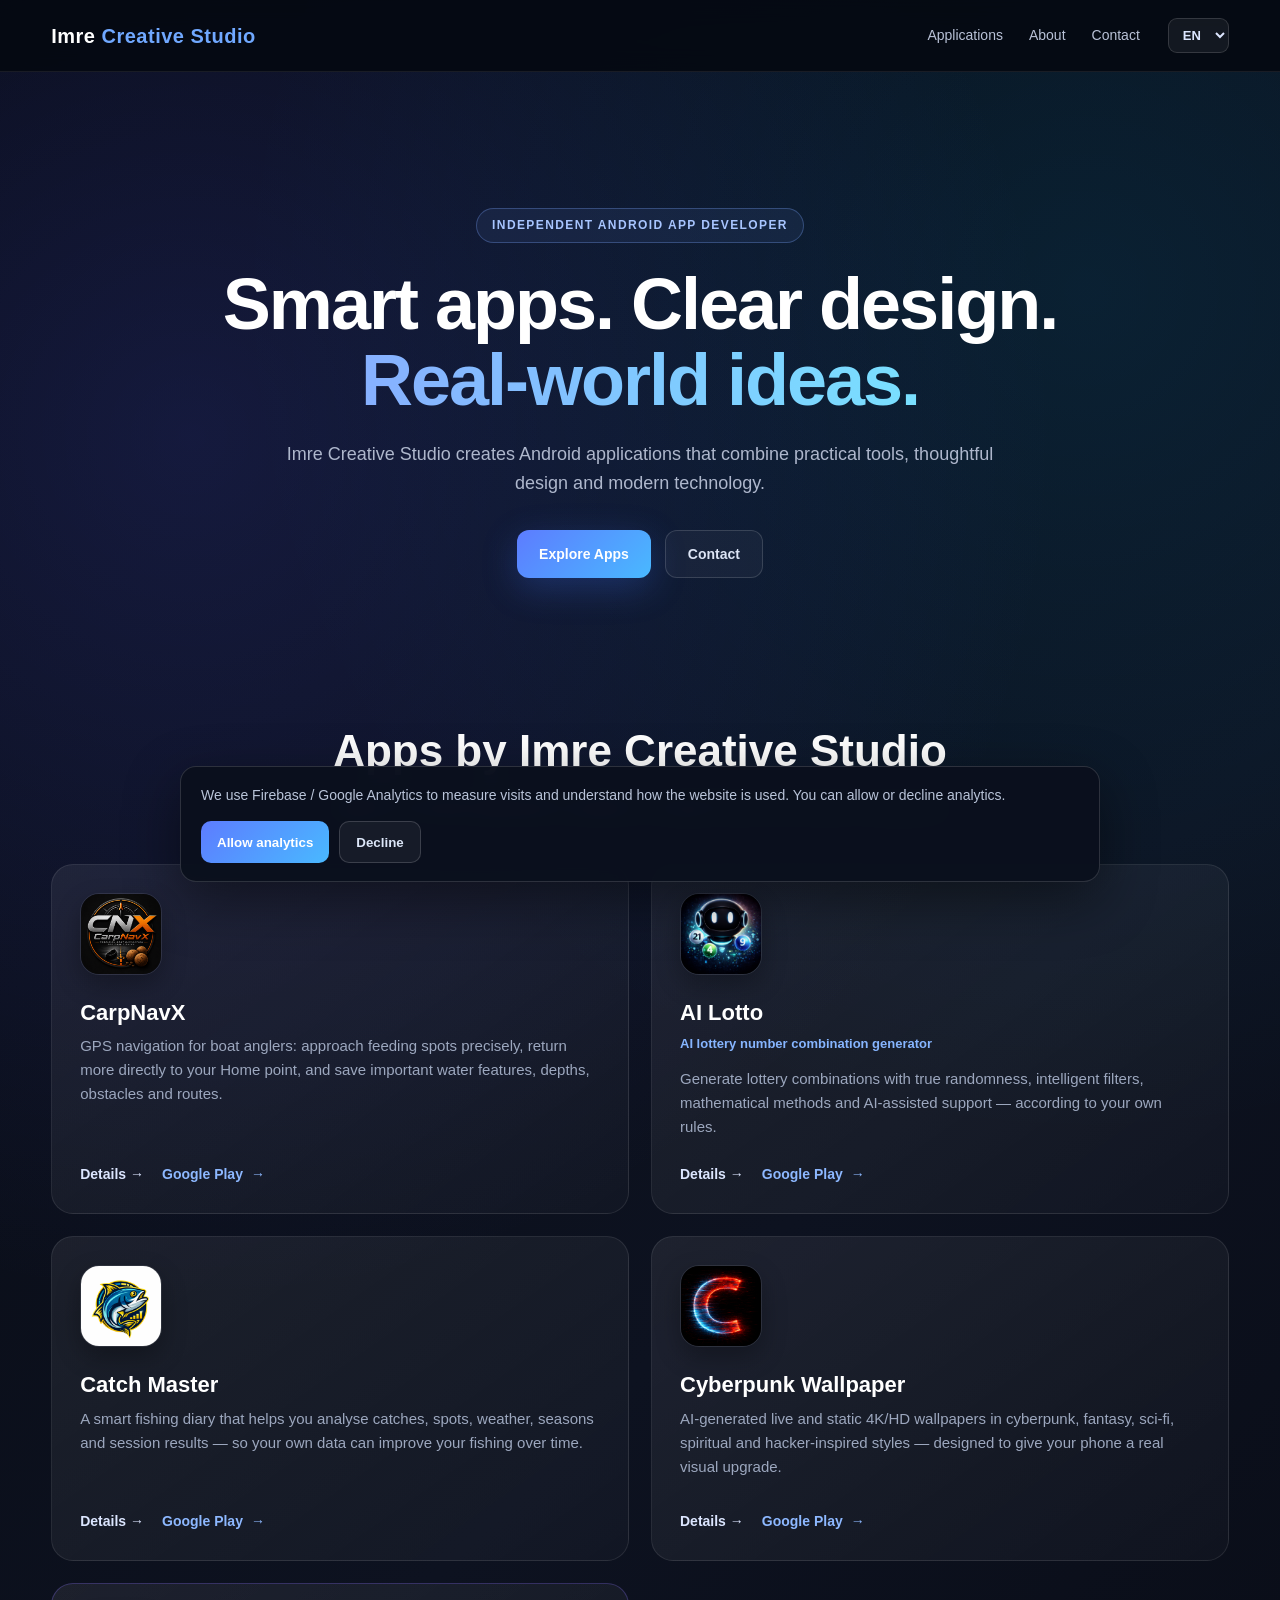
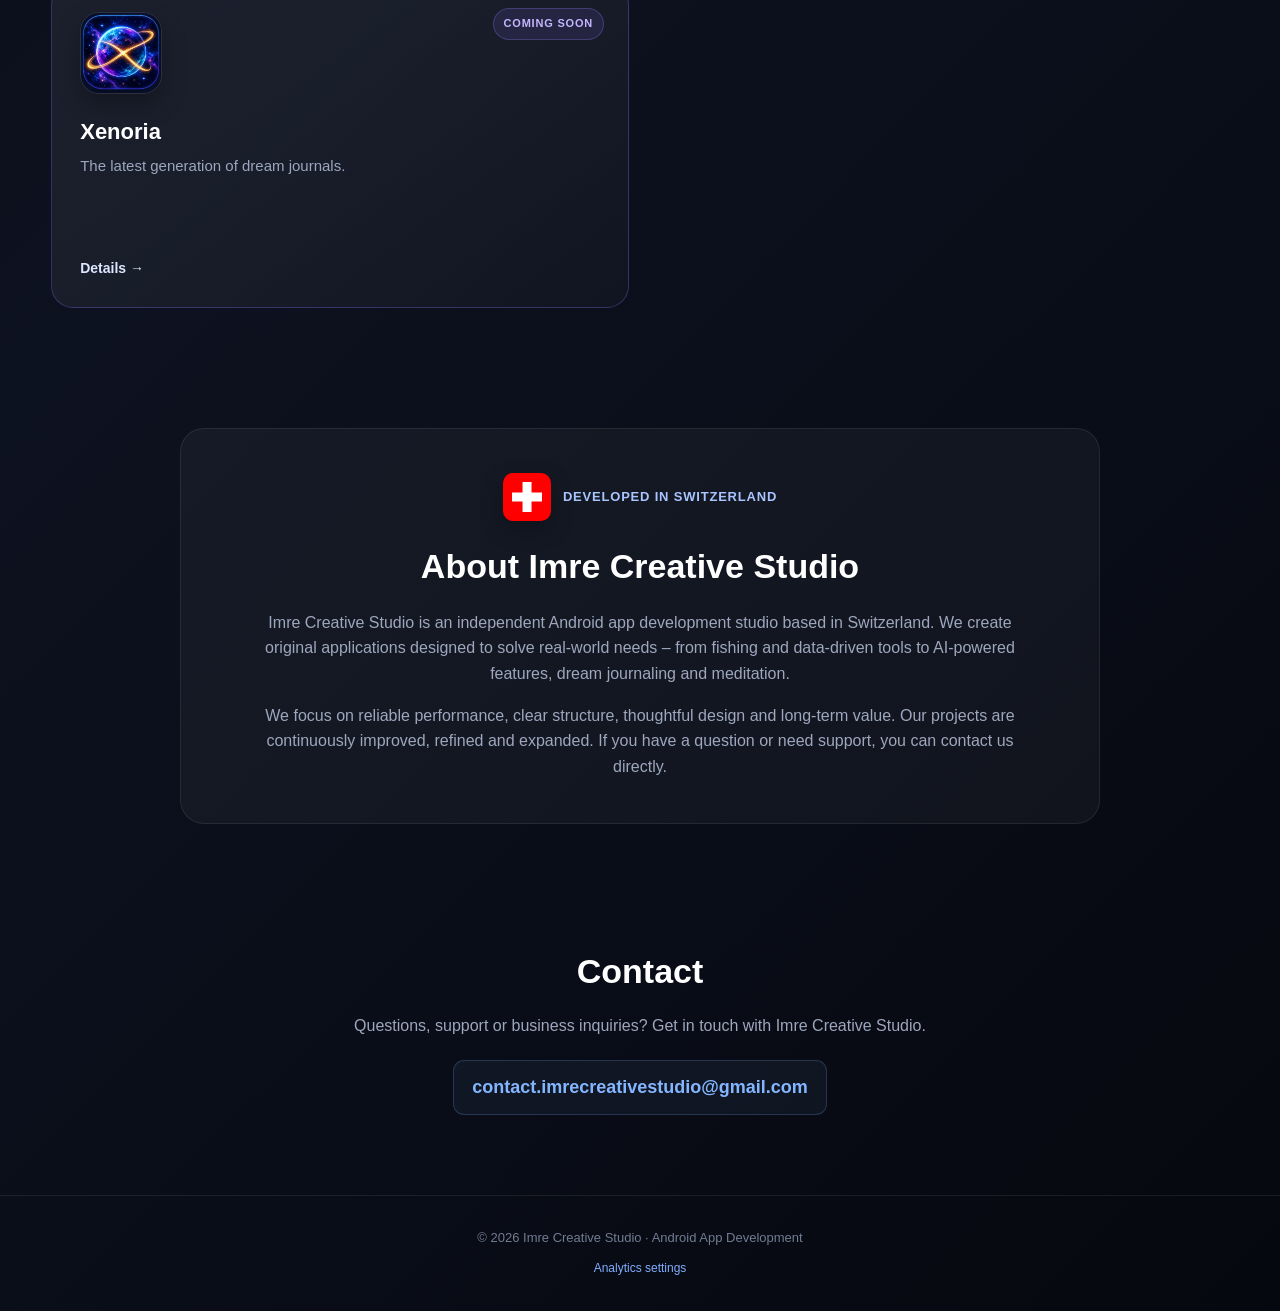
<file: index.html>
<!DOCTYPE html>
<html lang="en">
<head>
  <meta charset="UTF-8">
  <meta name="viewport" content="width=device-width, initial-scale=1.0">
  <title>Imre Creative Studio | Android App Development</title>
  <meta name="description" content="Imre Creative Studio creates original Android applications combining useful tools, thoughtful design and modern technology.">
  <link rel="stylesheet" href="assets/site.css">
</head>
<body>
<header>
  <div class="container">
    <nav>
      <a class="brand" href="index.html">Imre <span class="blue">Creative Studio</span></a>
      <div class="nav-right">
        <div class="nav-links">
          <a href="#apps" data-i18n="navApps">Applications</a>
          <a href="#about" data-i18n="navAbout">About</a>
          <a href="#contact" data-i18n="navContact">Contact</a>
        </div>
        <select id="languageSelect" class="language-select" aria-label="Language">
          <option value="en">EN</option><option value="hu">HU</option><option value="de">DE</option><option value="fr">FR</option>
        </select>
      </div>
    </nav>
  </div>
</header>

<main>
  <section class="hero">
    <div class="container">
      <div class="hero-content">
        <div class="eyebrow" data-i18n="eyebrow">Independent Android App Developer</div>
        <h1><span data-i18n="heroTitle1">Smart apps. Clear design.</span><br><span class="accent" data-i18n="heroTitle2">Real-world ideas.</span></h1>
        <p class="hero-description" data-i18n="heroDescription">Imre Creative Studio creates Android applications that combine practical tools, thoughtful design and modern technology.</p>
        <div class="hero-buttons">
          <a class="button button-primary" href="#apps" data-i18n="exploreApps">Explore Apps</a>
          <a class="button button-secondary" href="#contact" data-i18n="contactButton">Contact</a>
        </div>
      </div>
    </div>
  </section>

  <section id="apps">
    <div class="container">
      <div class="section-heading">
        <h2 data-i18n="appsTitle">Apps by Imre Creative Studio</h2>
        <p data-i18n="appsIntro">Explore our Android applications available on Google Play and see what's coming next.</p>
      </div>

      <div class="apps-grid">
        <article class="app-card" data-page="apps/carpnavx.html" tabindex="0" role="link" aria-label="CarpNavX details">
          <img class="app-logo" src="images/carpnavx.png" alt="CarpNavX">
          <h3>CarpNavX</h3>
          <p data-i18n="carpDescription">GPS navigation for boat anglers: approach feeding spots precisely, return more directly to your Home point, and save important water features, depths, obstacles and routes.</p>
          <div class="card-actions">
            <span class="details-link" data-i18n="details">Details →</span>
            <a class="app-link" href="https://play.google.com/store/apps/details?id=com.imre.carpnavx" target="_blank" rel="noopener noreferrer"><span data-i18n="googlePlay">Google Play</span> →</a>
          </div>
        </article>

        <article class="app-card" data-page="apps/ai-lotto.html" tabindex="0" role="link" aria-label="AI Lotto details">
          <img class="app-logo" src="images/ai-lotto.png" alt="AI Lotto">
          <h3>AI Lotto</h3>
          <p class="app-subtitle" data-i18n="lottoSubtitle">AI lottery number combination generator</p>
          <p data-i18n="lottoDescription">Generate lottery combinations with true randomness, intelligent filters, mathematical methods and AI-assisted support — according to your own rules.</p>
          <div class="card-actions">
            <span class="details-link" data-i18n="details">Details →</span>
            <a class="app-link" href="https://play.google.com/store/apps/details?id=com.imre.lottorandomgenerator" target="_blank" rel="noopener noreferrer"><span data-i18n="googlePlay">Google Play</span> →</a>
          </div>
        </article>

        <article class="app-card" data-page="apps/catch-master.html" tabindex="0" role="link" aria-label="Catch Master details">
          <img class="app-logo" src="images/catch-master.png" alt="Catch Master">
          <h3>Catch Master</h3>
          <p data-i18n="catchDescription">A smart fishing diary that helps you analyse catches, spots, weather, seasons and session results — so your own data can improve your fishing over time.</p>
          <div class="card-actions">
            <span class="details-link" data-i18n="details">Details →</span>
            <a class="app-link" href="https://play.google.com/store/apps/details?id=com.imre.catchmastertracker" target="_blank" rel="noopener noreferrer"><span data-i18n="googlePlay">Google Play</span> →</a>
          </div>
        </article>

        <article class="app-card" data-page="apps/cyberpunk-wallpaper.html" tabindex="0" role="link" aria-label="Cyberpunk Wallpaper details">
          <img class="app-logo" src="images/cyberpunk-wallpaper.png" alt="Cyberpunk Wallpaper">
          <h3>Cyberpunk Wallpaper</h3>
          <p data-i18n="wallpaperDescription">AI-generated live and static 4K/HD wallpapers in cyberpunk, fantasy, sci-fi, spiritual and hacker-inspired styles — designed to give your phone a real visual upgrade.</p>
          <div class="card-actions">
            <span class="details-link" data-i18n="details">Details →</span>
            <a class="app-link" href="https://play.google.com/store/apps/details?id=com.imre.cryptowallpapers" target="_blank" rel="noopener noreferrer"><span data-i18n="googlePlay">Google Play</span> →</a>
          </div>
        </article>

        <article class="app-card coming-soon" data-page="apps/xenoria.html" tabindex="0" role="link" aria-label="Xenoria details">
          <div class="badge" data-i18n="comingSoon">Coming Soon</div>
          <img class="app-logo" src="images/xenoria.png" alt="Xenoria">
          <h3>Xenoria</h3>
          <p data-i18n="xenoriaDescription">The latest generation of dream journals.</p>
          <div class="card-actions">
            <span class="details-link" data-i18n="details">Details →</span>
          </div>
        </article>
      </div>
    </div>
  </section>

  <section id="about">
    <div class="container">
      <div class="about-box">

        <div style="display:flex;align-items:center;justify-content:center;gap:12px;margin-bottom:18px;">
          <img
            src="images/svajc.png"
            alt="Switzerland"
            style="width:48px;height:48px;object-fit:cover;border-radius:10px;box-shadow:0 8px 22px rgba(0,0,0,.25);">
          <span
            data-i18n="swissBadge"
            style="color:#a8c5ff;font-size:13px;font-weight:700;letter-spacing:.8px;text-transform:uppercase;">
            Developed in Switzerland
          </span>
        </div>

        <h2 data-i18n="aboutTitle">
          About Imre Creative Studio
        </h2>

        <p data-i18n="aboutDescription">
          Imre Creative Studio is an independent Android app development studio based in Switzerland. We create original applications designed to solve real-world needs – from fishing and data-driven tools to AI-powered features, dream journaling and meditation.
        </p>

        <p
          data-i18n="aboutDescription2"
          style="margin-top:16px;">
          We focus on reliable performance, clear structure, thoughtful design and long-term value. Our projects are continuously improved, refined and expanded. If you have a question or need support, you can contact us directly.
        </p>

      </div>
    </div>
  </section>

  <section id="contact">
    <div class="container">
      <div class="contact-box">
        <h2 data-i18n="contactTitle">Contact</h2>
        <p data-i18n="contactDescription">Questions, support or business inquiries? Get in touch with Imre Creative Studio.</p>
        <a class="email-link" href="mailto:contact.imrecreativestudio@gmail.com">contact.imrecreativestudio@gmail.com</a>
      </div>
    </div>
  </section>
</main>

<footer><div class="container">© 2026 Imre Creative Studio · <span data-i18n="footerText">Android App Development</span></div></footer>

<script>
window.translations = {
  en:{
    navApps:"Applications",navAbout:"About",navContact:"Contact",eyebrow:"Independent Android App Developer",
    heroTitle1:"Smart apps. Clear design.",heroTitle2:"Real-world ideas.",
    heroDescription:"Imre Creative Studio creates Android applications that combine practical tools, thoughtful design and modern technology.",
    exploreApps:"Explore Apps",contactButton:"Contact",appsTitle:"Apps by Imre Creative Studio",
    appsIntro:"Explore our Android applications available on Google Play and see what's coming next.",
    details:"Details →",googlePlay:"Google Play",lottoSubtitle:"AI lottery number combination generator",
    carpDescription:"GPS navigation for boat anglers: approach feeding spots precisely, return more directly to your Home point, and save important water features, depths, obstacles and routes.",lottoDescription:"Generate lottery combinations with true randomness, intelligent filters, mathematical methods and AI-assisted support — according to your own rules.",
    catchDescription:"A smart fishing diary that helps you analyse catches, spots, weather, seasons and session results — so your own data can improve your fishing over time.",wallpaperDescription:"AI-generated live and static 4K/HD wallpapers in cyberpunk, fantasy, sci-fi, spiritual and hacker-inspired styles — designed to give your phone a real visual upgrade.",
    xenoriaDescription:"The latest generation of dream journals.",comingSoon:"Coming Soon",
    swissBadge:"Developed in Switzerland",
    aboutTitle:"About Imre Creative Studio",
    aboutDescription:"Imre Creative Studio is an independent Android app development studio based in Switzerland. We create original applications designed to solve real-world needs – from fishing and data-driven tools to AI-powered features, dream journaling and meditation.",
    aboutDescription2:"We focus on reliable performance, clear structure, thoughtful design and long-term value. Our projects are continuously improved, refined and expanded. If you have a question or need support, you can contact us directly.",
    contactTitle:"Contact",contactDescription:"Questions, support or business inquiries? Get in touch with Imre Creative Studio.",
    footerText:"Android App Development"
  },
  hu:{
    navApps:"Alkalmazások",navAbout:"Rólunk",navContact:"Kapcsolat",eyebrow:"Független Android alkalmazásfejlesztő",
    heroTitle1:"Okos alkalmazások. Letisztult dizájn.",heroTitle2:"Valódi ötletek.",
    heroDescription:"Az Imre Creative Studio olyan Android alkalmazásokat készít, amelyek praktikus megoldásokat, átgondolt dizájnt és modern technológiát ötvöznek.",
    exploreApps:"Alkalmazások",contactButton:"Kapcsolat",appsTitle:"Az Imre Creative Studio alkalmazásai",
    appsIntro:"Fedezd fel a Google Playen elérhető Android alkalmazásainkat, és nézd meg, milyen új projektek készülnek.",
    details:"Részletek →",googlePlay:"Google Play",lottoSubtitle:"AI lottószám-kombináció generátor",
    carpDescription:"GPS-navigáció csónakos horgászoknak: pontosan közelítsd meg az etetési pontot, térj vissza egyenesebben a Home ponthoz, és mentsd el a víz fontos pontjait, mélységeit, akadályait és útvonalait.",lottoDescription:"Készíts lottószám-kombinációkat valódi véletlenszerűséggel, intelligens szűrőkkel, matematikai módszerekkel és AI-alapú támogatással — a saját szabályaid szerint.",
    catchDescription:"Egy okos horgásznapló, amely segít elemezni a fogásokat, helyeket, időjárást, évszakokat és horgászataid eredményeit — hogy a saját adataid hosszú távon javítsák a horgászatodat.",wallpaperDescription:"AI által készített élő és statikus 4K/HD háttérképek cyberpunk, fantasy, sci-fi, spirituális és hacker stílusban — hogy a telefonod valódi vizuális frissítést kapjon.",
    xenoriaDescription:"Az álomnaplók legújabb generációja.",comingSoon:"Hamarosan",
    swissBadge:"Svájcban fejlesztve",
    aboutTitle:"Az Imre Creative Studio-ról",
    aboutDescription:"Az Imre Creative Studio egy Svájcban működő, független Android alkalmazásfejlesztő stúdió. Olyan saját alkalmazásokat készítünk, amelyek valódi problémákra adnak praktikus megoldásokat – a horgászattól és adatfeldolgozástól az AI-alapú eszközökön át az álomnaplózásig és meditációig.",
    aboutDescription2:"A fejlesztés során számunkra fontos a megbízható működés, az átlátható felépítés, a letisztult használat és az, hogy az alkalmazások hosszú távon is valódi értéket adjanak. A projekteket folyamatosan fejlesztjük, javítjuk és bővítjük. Kérdés vagy támogatási igény esetén közvetlenül elérhetőek vagyunk.",
    contactTitle:"Kapcsolat",contactDescription:"Kérdésed van, támogatásra van szükséged vagy üzleti ügyben keresel minket? Lépj kapcsolatba az Imre Creative Studio-val.",
    footerText:"Android alkalmazásfejlesztés"
  },
  de:{
    navApps:"Apps",navAbout:"Über uns",navContact:"Kontakt",eyebrow:"Unabhängiger Android-App-Entwickler",
    heroTitle1:"Smarte Apps. Klares Design.",heroTitle2:"Ideen für den Alltag.",
    heroDescription:"Imre Creative Studio entwickelt Android-Apps, die praktische Werkzeuge, durchdachtes Design und moderne Technologie miteinander verbinden.",
    exploreApps:"Apps entdecken",contactButton:"Kontakt",appsTitle:"Apps von Imre Creative Studio",
    appsIntro:"Entdecke unsere Android-Apps bei Google Play und erfahre, welche neuen Projekte gerade entstehen.",
    details:"Details →",googlePlay:"Google Play",lottoSubtitle:"KI-Lotto-Zahlenkombinationsgenerator",
    carpDescription:"GPS-Navigation für Bootsangler: Futterplätze präzise anfahren, geradliniger zum Home-Punkt zurückkehren und Gewässerpunkte, Tiefen, Hindernisse und Routen speichern.",lottoDescription:"Erstelle Lottozahlen mit echter Zufälligkeit, intelligenten Filtern, mathematischen Kombinationen und KI-gestützter Unterstützung – flexibel nach deinen eigenen Regeln.",
    catchDescription:"Ein smartes Angeltagebuch, das Fänge, Spots, Wetter, Jahreszeiten und Session-Ergebnisse analysiert – damit deine eigenen Daten deine Ergebnisse langfristig verbessern.",wallpaperDescription:"KI-generierte Live- und statische 4K/HD-Hintergrundbilder in Cyberpunk-, Fantasy-, Sci-Fi-, spirituellem und Hacker-Stil – für ein echtes visuelles Upgrade deines Handys.",
    xenoriaDescription:"Die neueste Generation von Traumtagebüchern.",comingSoon:"Demnächst",
    swissBadge:"Entwickelt in der Schweiz",
    aboutTitle:"Über Imre Creative Studio",
    aboutDescription:"Imre Creative Studio ist ein unabhängiges Android-App-Entwicklungsstudio mit Sitz in der Schweiz. Wir entwickeln eigene Anwendungen, die praktische Lösungen für reale Anforderungen bieten – von Angeln und datenbasierten Werkzeugen über KI-gestützte Funktionen bis hin zu Traumtagebuch und Meditation.",
    aboutDescription2:"Bei der Entwicklung legen wir Wert auf zuverlässige Funktion, klare Strukturen, einfache Bedienung und langfristigen Nutzen. Unsere Projekte werden kontinuierlich weiterentwickelt, verbessert und erweitert. Bei Fragen oder Support-Anliegen kannst du uns direkt kontaktieren.",
    contactTitle:"Kontakt",contactDescription:"Fragen, Support oder geschäftliche Anfragen? Kontaktiere Imre Creative Studio.",
    footerText:"Android-App-Entwicklung"
  },
  fr:{
    navApps:"Applications",navAbout:"À propos",navContact:"Contact",eyebrow:"Développeur indépendant d'applications Android",
    heroTitle1:"Applications intelligentes. Design épuré.",heroTitle2:"Idées concrètes.",
    heroDescription:"Imre Creative Studio crée des applications Android qui associent des outils pratiques, un design réfléchi et des technologies modernes.",
    exploreApps:"Découvrir les applications",contactButton:"Contact",appsTitle:"Les applications d'Imre Creative Studio",
    appsIntro:"Découvrez nos applications Android disponibles sur Google Play ainsi que nos prochains projets.",
    details:"Détails →",googlePlay:"Google Play",lottoSubtitle:"Générateur IA de combinaisons de numéros de loterie",
    carpDescription:"Navigation GPS pour la pêche en bateau : rejoignez précisément vos postes d’amorçage, revenez plus directement au point Home et enregistrez les points, profondeurs, obstacles et itinéraires du plan d’eau.",lottoDescription:"Créez des combinaisons de loterie avec un véritable hasard, des filtres intelligents, des méthodes mathématiques et une assistance IA — selon vos propres règles.",
    catchDescription:"Un journal de pêche intelligent qui analyse vos captures, vos postes, la météo, les saisons et les résultats de vos sessions — afin que vos propres données améliorent durablement votre pêche.",wallpaperDescription:"Des fonds d’écran 4K/HD animés et statiques générés par IA, dans des styles cyberpunk, fantasy, science-fiction, spirituels et hacker — pour offrir à votre téléphone un véritable upgrade visuel.",
    xenoriaDescription:"La nouvelle génération de journaux de rêves.",comingSoon:"Bientôt",
    swissBadge:"Développé en Suisse",
    aboutTitle:"À propos d'Imre Creative Studio",
    aboutDescription:"Imre Creative Studio est un studio indépendant de développement d'applications Android basé en Suisse. Nous créons des applications originales conçues pour répondre à des besoins concrets – de la pêche et des outils basés sur les données aux fonctions assistées par IA, au journal de rêves et à la méditation.",
    aboutDescription2:"Nous accordons une grande importance à la fiabilité, à une structure claire, à une utilisation intuitive et à une valeur durable. Nos projets sont continuellement améliorés, optimisés et enrichis. Pour toute question ou demande d’assistance, vous pouvez nous contacter directement.",
    contactTitle:"Contact",contactDescription:"Une question, besoin d'assistance ou une demande professionnelle ? Contactez Imre Creative Studio.",
    footerText:"Développement d'applications Android"
  }
};
</script>
<script src="assets/site.js"></script>
</body>
</html>
</file>
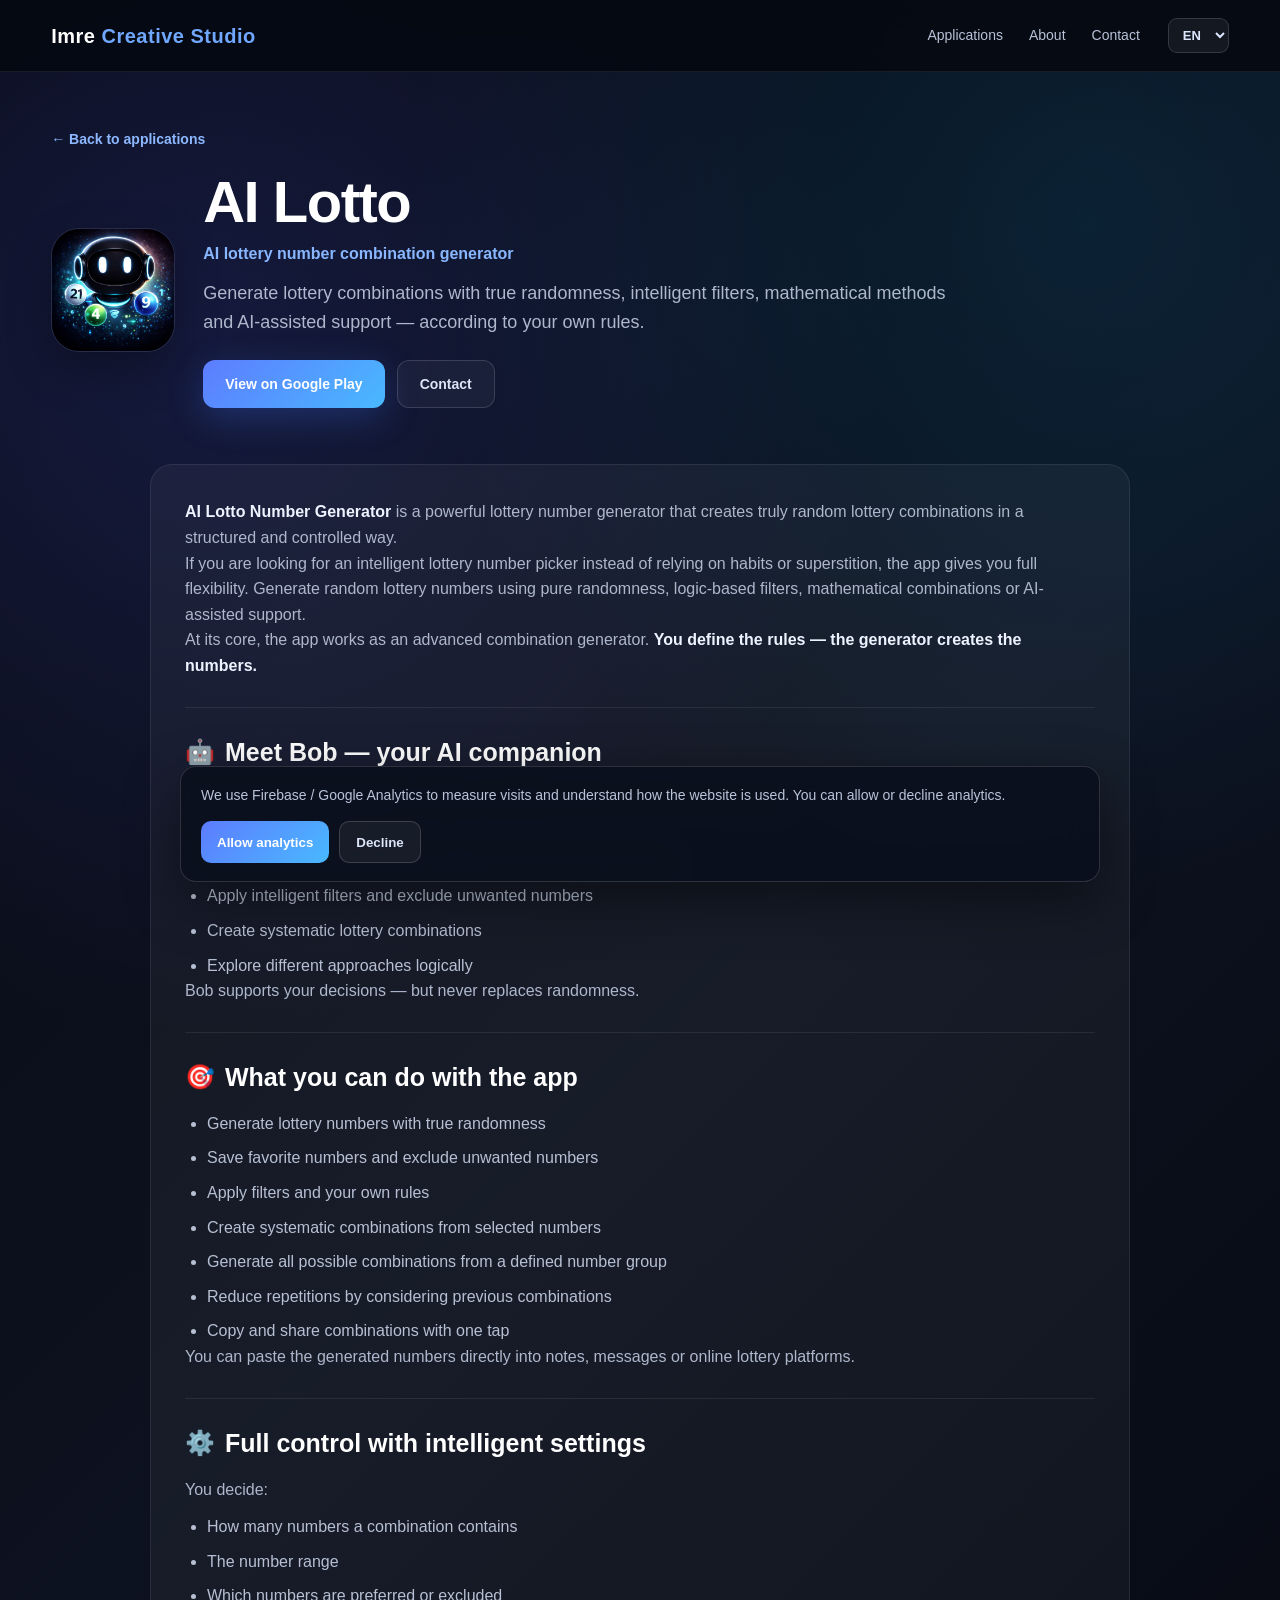
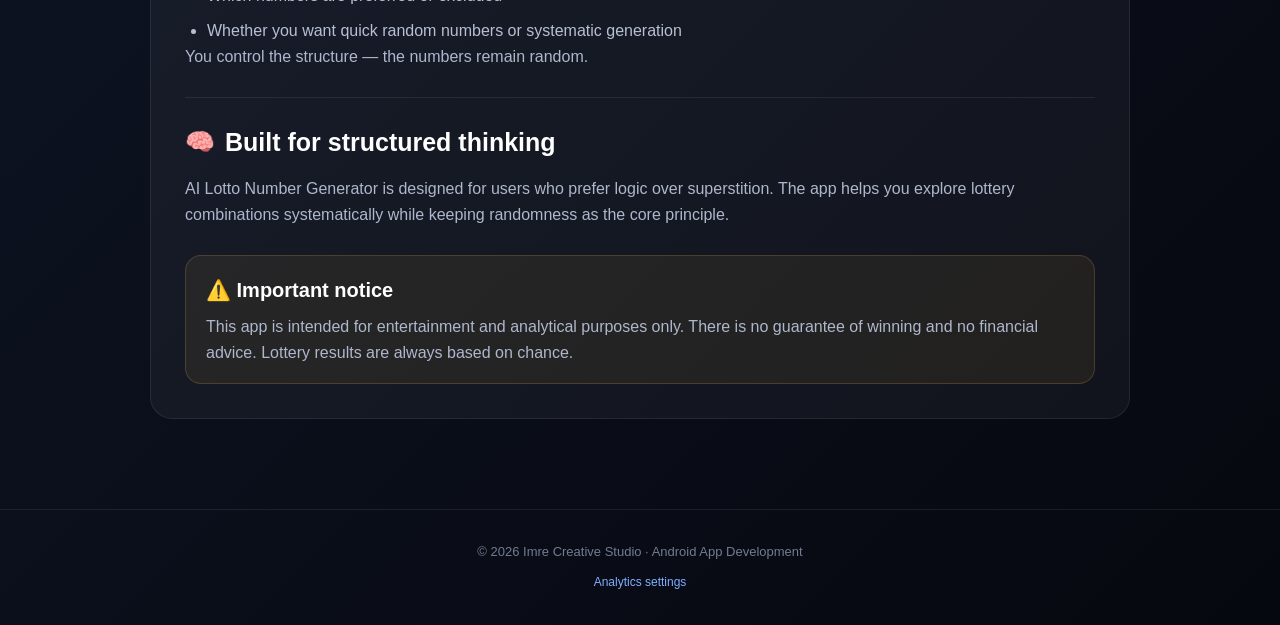
<file: apps/ai-lotto.html>
<!DOCTYPE html>
<html lang="en">
<head>
  <meta charset="UTF-8">
  <meta name="viewport" content="width=device-width, initial-scale=1.0">
  <title>AI Lotto | Imre Creative Studio</title>
  <meta name="description" content="AI Lotto by Imre Creative Studio.">
  <link rel="stylesheet" href="../assets/site.css">
</head>
<body>

<header>
  <div class="container">
    <nav>
      <a class="brand" href="../index.html">Imre <span class="blue">Creative Studio</span></a>
      <div class="nav-right">
        <div class="nav-links">
          <a href="../index.html#apps" data-i18n="navApps">Applications</a>
          <a href="../index.html#about" data-i18n="navAbout">About</a>
          <a href="../index.html#contact" data-i18n="navContact">Contact</a>
        </div>
        <select id="languageSelect" class="language-select" aria-label="Language">
          <option value="en">EN</option><option value="hu">HU</option><option value="de">DE</option><option value="fr">FR</option>
        </select>
      </div>
    </nav>
  </div>
</header>

<main>
  <section class="detail-hero">
    <div class="container">
      <a class="back-link" href="../index.html#apps" data-i18n="backApps">← Back to applications</a>
      <div class="detail-top">
        <img class="detail-logo" src="../images/ai-lotto.png" alt="AI Lotto">
        <div>
          <h1 class="detail-title">AI Lotto</h1>
          <div class="detail-subtitle" data-i18n="appSubtitle"></div>
          <p class="detail-short" data-i18n="shortDescription"></p>
          <div class="detail-actions">
            <a class="button button-primary" href="https://play.google.com/store/apps/details?id=com.imre.lottorandomgenerator" target="_blank" rel="noopener noreferrer" data-i18n="googlePlay">View on Google Play</a>
            <a class="button button-secondary" href="mailto:contact.imrecreativestudio@gmail.com" data-i18n="contactButton">Contact</a>
          </div>
          
        </div>
      </div>
    </div>
  </section>

  <section class="detail-content-single">
    <div class="container">
      <div class="detail-panel-wide">
        <div class="rich-description" data-i18n-html="fullDescription"></div>
      </div>
    </div>
  </section>
</main>

<footer><div class="container">© 2026 Imre Creative Studio · <span data-i18n="footerText">Android App Development</span></div></footer>

<script>
window.translations = {"en": {"navApps": "Applications", "navAbout": "About", "navContact": "Contact", "backApps": "← Back to applications", "appSubtitle": "AI lottery number combination generator", "shortDescription": "Generate lottery combinations with true randomness, intelligent filters, mathematical methods and AI-assisted support — according to your own rules.", "googlePlay": "View on Google Play", "contactButton": "Contact", "fullDescription": "\n<div class=\"info-section\">\n  <p><strong>AI Lotto Number Generator</strong> is a powerful lottery number generator that creates truly random lottery combinations in a structured and controlled way.</p>\n  <p>If you are looking for an intelligent lottery number picker instead of relying on habits or superstition, the app gives you full flexibility. Generate random lottery numbers using pure randomness, logic-based filters, mathematical combinations or AI-assisted support.</p>\n  <p>At its core, the app works as an advanced combination generator. <strong>You define the rules — the generator creates the numbers.</strong></p>\n</div>\n<div class=\"info-section\">\n  <h2 class=\"section-title\"><span class=\"section-icon\">🤖</span>Meet Bob — your AI companion</h2>\n  <p>Bob is your built-in AI assistant. He does not predict results and makes no promises.</p>\n  <p>Instead, Bob helps you:</p>\n  <ul>\n    <li>Choose between pure random numbers and structured generation</li>\n    <li>Apply intelligent filters and exclude unwanted numbers</li>\n    <li>Create systematic lottery combinations</li>\n    <li>Explore different approaches logically</li>\n  </ul>\n  <p>Bob supports your decisions — but never replaces randomness.</p>\n</div>\n<div class=\"info-section\">\n  <h2 class=\"section-title\"><span class=\"section-icon\">🎯</span>What you can do with the app</h2>\n  <ul>\n    <li>Generate lottery numbers with true randomness</li>\n    <li>Save favorite numbers and exclude unwanted numbers</li>\n    <li>Apply filters and your own rules</li>\n    <li>Create systematic combinations from selected numbers</li>\n    <li>Generate all possible combinations from a defined number group</li>\n    <li>Reduce repetitions by considering previous combinations</li>\n    <li>Copy and share combinations with one tap</li>\n  </ul>\n  <p>You can paste the generated numbers directly into notes, messages or online lottery platforms.</p>\n</div>\n<div class=\"info-section\">\n  <h2 class=\"section-title\"><span class=\"section-icon\">⚙️</span>Full control with intelligent settings</h2>\n  <p>You decide:</p>\n  <ul>\n    <li>How many numbers a combination contains</li>\n    <li>The number range</li>\n    <li>Which numbers are preferred or excluded</li>\n    <li>Whether you want quick random numbers or systematic generation</li>\n  </ul>\n  <p>You control the structure — the numbers remain random.</p>\n</div>\n<div class=\"info-section\">\n  <h2 class=\"section-title\"><span class=\"section-icon\">🧠</span>Built for structured thinking</h2>\n  <p>AI Lotto Number Generator is designed for users who prefer logic over superstition. The app helps you explore lottery combinations systematically while keeping randomness as the core principle.</p>\n</div>\n<div class=\"notice\">\n  <h3>⚠️ Important notice</h3>\n  <p>This app is intended for entertainment and analytical purposes only. There is no guarantee of winning and no financial advice. Lottery results are always based on chance.</p>\n</div>\n", "footerText": "Android App Development"}, "hu": {"navApps": "Alkalmazások", "navAbout": "Rólunk", "navContact": "Kapcsolat", "backApps": "← Vissza az alkalmazásokhoz", "appSubtitle": "AI lottószám-kombináció generátor", "shortDescription": "Készíts lottószám-kombinációkat valódi véletlenszerűséggel, intelligens szűrőkkel, matematikai módszerekkel és AI-alapú támogatással — a saját szabályaid szerint.", "googlePlay": "Megtekintés a Google Playen", "contactButton": "Kapcsolat", "fullDescription": "\n<div class=\"info-section\">\n  <p>Az <strong>AI Lotto Number Generator</strong> egy nagy teljesítményű lottószám-generátor, amely valóban véletlenszerű lottókombinációkat készít strukturált és ellenőrzött módon.</p>\n  <p>Ha intelligens lottószám-választót keresel a megszokások vagy babonák helyett, az alkalmazás teljes rugalmasságot ad. Készíthetsz véletlen lottószámokat tiszta véletlenszerűséggel, logikai szűrőkkel, matematikai kombinációkkal vagy AI-alapú támogatással.</p>\n  <p>Az alkalmazás lényegében egy fejlett kombinációgenerátor. <strong>Te adod meg a szabályokat — a generátor elkészíti a számokat.</strong></p>\n</div>\n<div class=\"info-section\">\n  <h2 class=\"section-title\"><span class=\"section-icon\">🤖</span>Ismerd meg Bobot — az AI társadat</h2>\n  <p>Bob a beépített AI-asszisztensed. Nem jósol eredményeket és nem tesz ígéreteket.</p>\n  <p>Ehelyett segít:</p>\n  <ul>\n    <li>választani a tisztán véletlenszerű és a strukturált generálás között,</li>\n    <li>intelligens szűrőket alkalmazni és kizárni a nem kívánt számokat,</li>\n    <li>rendszerezett lottókombinációkat létrehozni,</li>\n    <li>különböző megközelítéseket logikusan felfedezni.</li>\n  </ul>\n  <p>Bob támogatja a döntéseidet — de nem helyettesíti a véletlenszerűséget.</p>\n</div>\n<div class=\"info-section\">\n  <h2 class=\"section-title\"><span class=\"section-icon\">🎯</span>Mit tudsz csinálni az alkalmazással?</h2>\n  <ul>\n    <li>Lottószámokat generálhatsz valódi véletlenszerűséggel</li>\n    <li>Elmentheted a kedvenc számaidat és kizárhatod a nem kívánt számokat</li>\n    <li>Szűrőket és saját szabályokat alkalmazhatsz</li>\n    <li>Rendszerezett kombinációkat készíthetsz kiválasztott számokból</li>\n    <li>Egy meghatározott számcsoport összes lehetséges kombinációját létrehozhatod</li>\n    <li>Korábbi kombinációk figyelembevételével csökkentheted az ismétlődéseket</li>\n    <li>Egyetlen érintéssel másolhatod és megoszthatod a kombinációkat</li>\n  </ul>\n  <p>A generált számokat közvetlenül beillesztheted jegyzetekbe, üzenetekbe vagy online lottóplatformokra.</p>\n</div>\n<div class=\"info-section\">\n  <h2 class=\"section-title\"><span class=\"section-icon\">⚙️</span>Teljes kontroll intelligens beállításokkal</h2>\n  <p>Te döntöd el:</p>\n  <ul>\n    <li>hány számot tartalmazzon egy kombináció,</li>\n    <li>milyen számtartományból dolgozzon,</li>\n    <li>mely számokat részesítse előnyben vagy zárja ki,</li>\n    <li>gyors véletlen számokat vagy rendszerezett generálást szeretnél-e.</li>\n  </ul>\n  <p>Te irányítod a struktúrát — a számok továbbra is véletlenszerűek maradnak.</p>\n</div>\n<div class=\"info-section\">\n  <h2 class=\"section-title\"><span class=\"section-icon\">🧠</span>Strukturált gondolkodáshoz tervezve</h2>\n  <p>Az AI Lotto Number Generator azoknak készült, akik a logikát részesítik előnyben a babonákkal szemben. Az alkalmazás segít rendszerezetten felfedezni a lottókombinációkat, miközben a véletlenszerűség marad az alapelv.</p>\n</div>\n<div class=\"notice\">\n  <h3>⚠️ Fontos megjegyzés</h3>\n  <p>Az alkalmazás kizárólag szórakoztató és elemzési célokat szolgál. Nincs nyerési garancia, és nem minősül pénzügyi tanácsadásnak. A lottósorsolások eredménye mindig a véletlenen alapul.</p>\n</div>\n", "footerText": "Android alkalmazásfejlesztés"}, "de": {"navApps": "Apps", "navAbout": "Über uns", "navContact": "Kontakt", "backApps": "← Zurück zu den Apps", "appSubtitle": "KI-Lotto-Zahlenkombinationsgenerator", "shortDescription": "Erstelle Lottozahlen mit echter Zufälligkeit, intelligenten Filtern, mathematischen Kombinationen und KI-gestützter Unterstützung – flexibel nach deinen eigenen Regeln.", "googlePlay": "Bei Google Play ansehen", "contactButton": "Kontakt", "fullDescription": "\n<div class=\"info-section\">\n  <p><strong>AI Lotto Number Generator</strong> ist ein leistungsstarker Lottozahlen-Generator, der wirklich zufällige Lottokombinationen auf strukturierte und kontrollierte Weise erstellt.</p>\n  <p>Wenn du einen intelligenten Lottozahlen-Picker suchst, statt dich auf Gewohnheiten oder Aberglauben zu verlassen, bietet dir diese App volle Flexibilität. Generiere zufällige Lottozahlen mit reiner Zufälligkeit, logikbasierten Filtern, mathematischen Kombinationen oder KI-gestützter Unterstützung.</p>\n  <p>Im Kern funktioniert die App als fortschrittlicher Kombinationsgenerator. <strong>Du definierst die Regeln – der Generator erstellt die Zahlen.</strong></p>\n</div>\n<div class=\"info-section\">\n  <h2 class=\"section-title\"><span class=\"section-icon\">🤖</span>Lerne Bob kennen – dein KI-Begleiter</h2>\n  <p>Bob ist dein integrierter KI-Assistent. Er sagt keine Ergebnisse voraus und macht keine Versprechen.</p>\n  <p>Stattdessen hilft er dir:</p>\n  <ul>\n    <li>Zwischen reinen Zufallszahlen und strukturierter Generierung zu wählen</li>\n    <li>Intelligente Filter anzuwenden und unerwünschte Zahlen auszuschließen</li>\n    <li>Systematische Lottokombinationen zu erstellen</li>\n    <li>Verschiedene Ansätze logisch zu erkunden</li>\n  </ul>\n  <p>Bob unterstützt deine Entscheidungen – ersetzt aber nicht die Zufälligkeit.</p>\n</div>\n<div class=\"info-section\">\n  <h2 class=\"section-title\"><span class=\"section-icon\">🎯</span>Was du mit der App tun kannst</h2>\n  <ul>\n    <li>Lottozahlen mit echter Zufälligkeit generieren</li>\n    <li>Lieblingszahlen speichern und unerwünschte Zahlen ausschließen</li>\n    <li>Filter und eigene Regeln anwenden</li>\n    <li>Systematische Kombinationen aus ausgewählten Zahlen erstellen</li>\n    <li>Alle möglichen Kombinationen aus einer definierten Zahlengruppe generieren</li>\n    <li>Wiederholungen durch Berücksichtigung früherer Kombinationen reduzieren</li>\n    <li>Kombinationen mit einem Klick kopieren und teilen</li>\n  </ul>\n  <p>Du kannst die generierten Zahlen direkt in Notizen, Nachrichten oder Online-Lotto-Plattformen einfügen.</p>\n</div>\n<div class=\"info-section\">\n  <h2 class=\"section-title\"><span class=\"section-icon\">⚙️</span>Volle Kontrolle durch intelligente Einstellungen</h2>\n  <p>Du entscheidest:</p>\n  <ul>\n    <li>Wie viele Zahlen eine Kombination enthält</li>\n    <li>Den Zahlenbereich</li>\n    <li>Welche Zahlen bevorzugt oder ausgeschlossen werden</li>\n    <li>Ob du schnelle Zufallszahlen oder systematische Generierung möchtest</li>\n  </ul>\n  <p>Du kontrollierst die Struktur – die Zahlen bleiben zufällig.</p>\n</div>\n<div class=\"info-section\">\n  <h2 class=\"section-title\"><span class=\"section-icon\">🧠</span>Für strukturiertes Denken entwickelt</h2>\n  <p>AI Lotto Number Generator richtet sich an Nutzer, die Logik dem Aberglauben vorziehen. Die App unterstützt systematisches Erkunden von Lottokombinationen, während Zufälligkeit das Grundprinzip bleibt.</p>\n</div>\n<div class=\"notice\">\n  <h3>⚠️ Wichtiger Hinweis</h3>\n  <p>Diese App dient ausschließlich Unterhaltungs- und Analysezwecken. Es gibt keine Gewinn-Garantie und keine Finanzberatung. Lotterieergebnisse basieren immer auf Zufall.</p>\n</div>\n", "footerText": "Android-App-Entwicklung"}, "fr": {"navApps": "Applications", "navAbout": "À propos", "navContact": "Contact", "backApps": "← Retour aux applications", "appSubtitle": "Générateur IA de combinaisons de numéros de loterie", "shortDescription": "Créez des combinaisons de loterie avec un véritable hasard, des filtres intelligents, des méthodes mathématiques et une assistance IA — selon vos propres règles.", "googlePlay": "Voir sur Google Play", "contactButton": "Contact", "fullDescription": "\n<div class=\"info-section\">\n  <p><strong>AI Lotto Number Generator</strong> est un puissant générateur de numéros de loterie qui crée des combinaisons réellement aléatoires de manière structurée et contrôlée.</p>\n  <p>Si vous recherchez un sélecteur intelligent de numéros plutôt que de vous fier aux habitudes ou aux superstitions, l’application vous offre une grande flexibilité. Générez des numéros avec un hasard pur, des filtres logiques, des combinaisons mathématiques ou une assistance basée sur l’IA.</p>\n  <p>Au cœur de l’application se trouve un générateur avancé de combinaisons. <strong>Vous définissez les règles — le générateur crée les numéros.</strong></p>\n</div>\n<div class=\"info-section\">\n  <h2 class=\"section-title\"><span class=\"section-icon\">🤖</span>Découvrez Bob — votre assistant IA</h2>\n  <p>Bob est votre assistant IA intégré. Il ne prédit aucun résultat et ne fait aucune promesse.</p>\n  <p>Il vous aide notamment à :</p>\n  <ul>\n    <li>choisir entre des numéros purement aléatoires et une génération structurée,</li>\n    <li>appliquer des filtres intelligents et exclure certains numéros,</li>\n    <li>créer des combinaisons systématiques,</li>\n    <li>explorer différentes approches de manière logique.</li>\n  </ul>\n  <p>Bob vous aide à prendre vos décisions — sans jamais remplacer le hasard.</p>\n</div>\n<div class=\"info-section\">\n  <h2 class=\"section-title\"><span class=\"section-icon\">🎯</span>Ce que vous pouvez faire avec l’application</h2>\n  <ul>\n    <li>Générer des numéros de loterie avec un véritable hasard</li>\n    <li>Enregistrer vos numéros favoris et exclure ceux que vous ne souhaitez pas</li>\n    <li>Appliquer des filtres et vos propres règles</li>\n    <li>Créer des combinaisons systématiques à partir de numéros sélectionnés</li>\n    <li>Générer toutes les combinaisons possibles à partir d’un groupe défini</li>\n    <li>Réduire les répétitions en tenant compte des combinaisons précédentes</li>\n    <li>Copier et partager les combinaisons en un seul geste</li>\n  </ul>\n  <p>Vous pouvez coller directement les numéros générés dans des notes, des messages ou des plateformes de loterie en ligne.</p>\n</div>\n<div class=\"info-section\">\n  <h2 class=\"section-title\"><span class=\"section-icon\">⚙️</span>Un contrôle complet grâce à des réglages intelligents</h2>\n  <p>Vous choisissez :</p>\n  <ul>\n    <li>le nombre de numéros dans une combinaison,</li>\n    <li>la plage de numéros,</li>\n    <li>les numéros à privilégier ou à exclure,</li>\n    <li>si vous souhaitez des numéros aléatoires rapides ou une génération systématique.</li>\n  </ul>\n  <p>Vous contrôlez la structure — les numéros restent aléatoires.</p>\n</div>\n<div class=\"info-section\">\n  <h2 class=\"section-title\"><span class=\"section-icon\">🧠</span>Conçu pour une approche structurée</h2>\n  <p>AI Lotto Number Generator s’adresse aux utilisateurs qui préfèrent la logique à la superstition. L’application permet d’explorer les combinaisons de manière systématique tout en conservant le hasard comme principe fondamental.</p>\n</div>\n<div class=\"notice\">\n  <h3>⚠️ Remarque importante</h3>\n  <p>Cette application est destinée uniquement au divertissement et à l’analyse. Elle ne garantit aucun gain et ne constitue pas un conseil financier. Les résultats des loteries reposent toujours sur le hasard.</p>\n</div>\n", "footerText": "Développement d’applications Android"}};
</script>
<script src="../assets/site.js"></script>
</body>
</html>
</file>
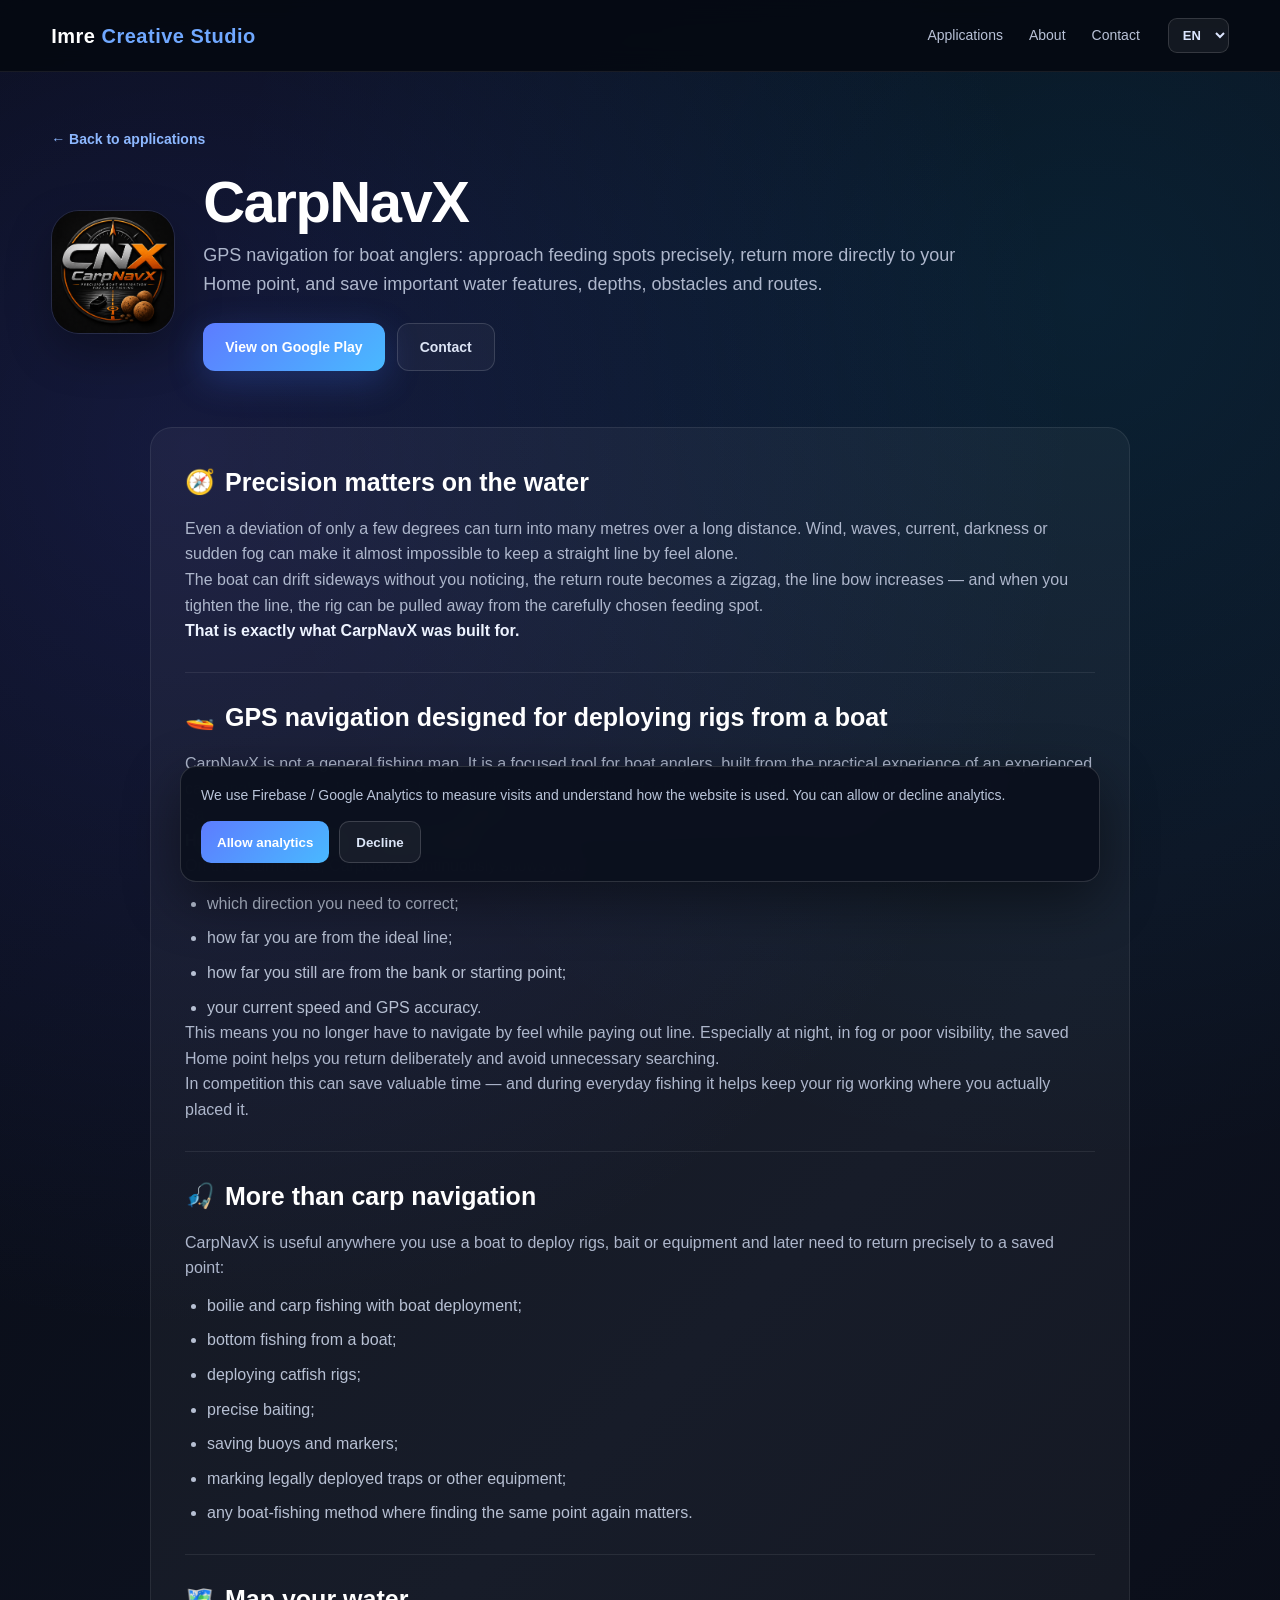
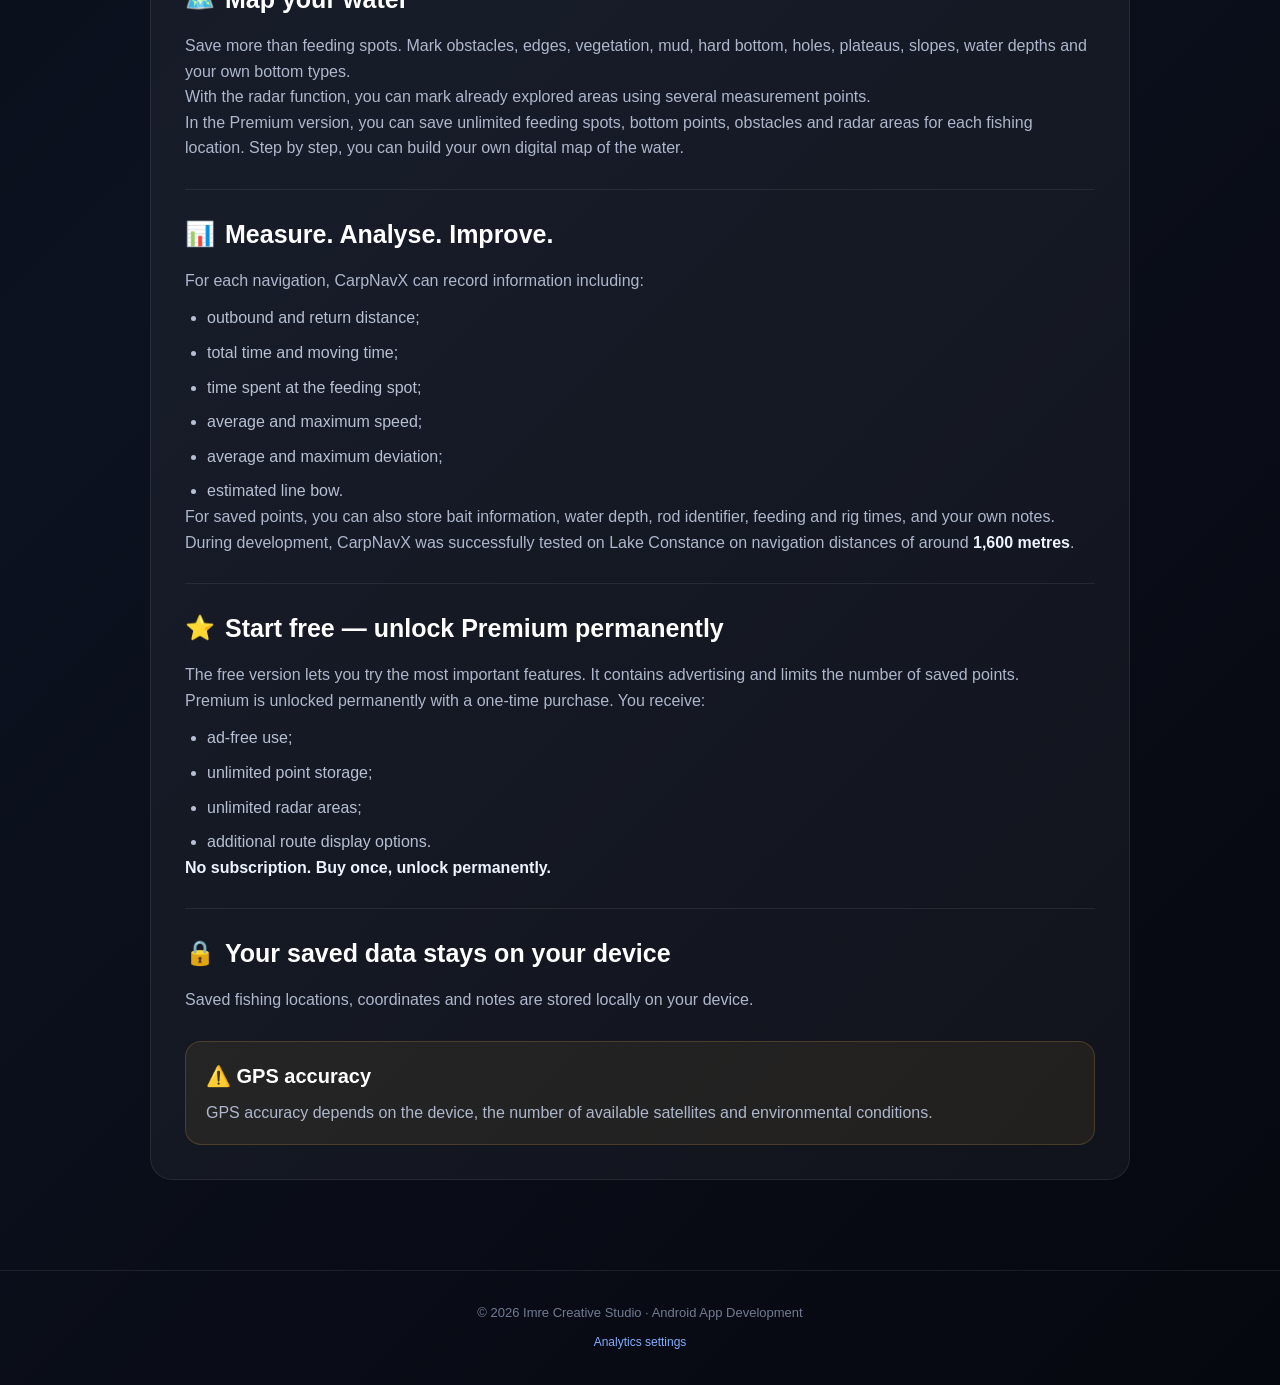
<file: apps/carpnavx.html>
<!DOCTYPE html>
<html lang="en">
<head>
  <meta charset="UTF-8">
  <meta name="viewport" content="width=device-width, initial-scale=1.0">
  <title>CarpNavX | Imre Creative Studio</title>
  <meta name="description" content="CarpNavX GPS navigation for boat anglers, precise feeding spot navigation, water mapping and route analysis.">
  <link rel="stylesheet" href="../assets/site.css">
</head>
<body>

<header>
  <div class="container">
    <nav>
      <a class="brand" href="../index.html">Imre <span class="blue">Creative Studio</span></a>
      <div class="nav-right">
        <div class="nav-links">
          <a href="../index.html#apps" data-i18n="navApps">Applications</a>
          <a href="../index.html#about" data-i18n="navAbout">About</a>
          <a href="../index.html#contact" data-i18n="navContact">Contact</a>
        </div>
        <select id="languageSelect" class="language-select" aria-label="Language">
          <option value="en">EN</option><option value="hu">HU</option><option value="de">DE</option><option value="fr">FR</option>
        </select>
      </div>
    </nav>
  </div>
</header>

<main>
  <section class="detail-hero">
    <div class="container">
      <a class="back-link" href="../index.html#apps" data-i18n="backApps">← Back to applications</a>
      <div class="detail-top">
        <img class="detail-logo" src="../images/carpnavx.png" alt="CarpNavX">
        <div>
          <h1 class="detail-title">CarpNavX</h1>
          
          <p class="detail-short" data-i18n="shortDescription">GPS navigation for boat anglers: approach feeding spots precisely, return more directly to your Home point, and save important water features, depths, obstacles and routes.</p>
          <div class="detail-actions">
            <a class="button button-primary" href="https://play.google.com/store/apps/details?id=com.imre.carpnavx" target="_blank" rel="noopener noreferrer" data-i18n="googlePlay">View on Google Play</a>
            <a class="button button-secondary" href="mailto:contact.imrecreativestudio@gmail.com" data-i18n="contactButton">Contact</a>
          </div>
          
        </div>
      </div>
    </div>
  </section>

  <section class="detail-content-single">
    <div class="container">
      <div class="detail-panel-wide">
        <div class="rich-description" data-i18n-html="fullDescription"></div>
      </div>
    </div>
  </section>
</main>

<footer><div class="container">© 2026 Imre Creative Studio · <span data-i18n="footerText">Android App Development</span></div></footer>

<script>
window.translations = {"en": {"navApps": "Applications", "navAbout": "About", "navContact": "Contact", "backApps": "← Back to applications", "shortDescription": "GPS navigation for boat anglers: approach feeding spots precisely, return more directly to your Home point, and save important water features, depths, obstacles and routes.", "googlePlay": "View on Google Play", "contactButton": "Contact", "fullDescription": "\n<div class=\"info-section\">\n  <h2 class=\"section-title\"><span class=\"section-icon\">🧭</span>Precision matters on the water</h2>\n  <p>Even a deviation of only a few degrees can turn into many metres over a long distance. Wind, waves, current, darkness or sudden fog can make it almost impossible to keep a straight line by feel alone.</p>\n  <p>The boat can drift sideways without you noticing, the return route becomes a zigzag, the line bow increases — and when you tighten the line, the rig can be pulled away from the carefully chosen feeding spot.</p>\n  <p><strong>That is exactly what CarpNavX was built for.</strong></p>\n</div>\n\n<div class=\"info-section\">\n  <h2 class=\"section-title\"><span class=\"section-icon\">🚤</span>GPS navigation designed for deploying rigs from a boat</h2>\n  <p>CarpNavX is not a general fishing map. It is a focused tool for boat anglers, built from the practical experience of an experienced carp angler. The app helps you place your rig more precisely and return to your starting point as directly as possible.</p>\n  <p>Save the bank, jetty or starting point as <strong>Home</strong>, mark your feeding spot and start chain navigation:</p>\n  <p><strong>Home → Feeding spot → back to Home.</strong></p>\n  <p>On the return route, CarpNavX continuously shows you:</p>\n  <ul>\n    <li>which direction you need to correct;</li>\n    <li>how far you are from the ideal line;</li>\n    <li>how far you still are from the bank or starting point;</li>\n    <li>your current speed and GPS accuracy.</li>\n  </ul>\n  <p>This means you no longer have to navigate by feel while paying out line. Especially at night, in fog or poor visibility, the saved Home point helps you return deliberately and avoid unnecessary searching.</p>\n  <p>In competition this can save valuable time — and during everyday fishing it helps keep your rig working where you actually placed it.</p>\n</div>\n\n<div class=\"info-section\">\n  <h2 class=\"section-title\"><span class=\"section-icon\">🎣</span>More than carp navigation</h2>\n  <p>CarpNavX is useful anywhere you use a boat to deploy rigs, bait or equipment and later need to return precisely to a saved point:</p>\n  <ul>\n    <li>boilie and carp fishing with boat deployment;</li>\n    <li>bottom fishing from a boat;</li>\n    <li>deploying catfish rigs;</li>\n    <li>precise baiting;</li>\n    <li>saving buoys and markers;</li>\n    <li>marking legally deployed traps or other equipment;</li>\n    <li>any boat-fishing method where finding the same point again matters.</li>\n  </ul>\n</div>\n\n<div class=\"info-section\">\n  <h2 class=\"section-title\"><span class=\"section-icon\">🗺️</span>Map your water</h2>\n  <p>Save more than feeding spots. Mark obstacles, edges, vegetation, mud, hard bottom, holes, plateaus, slopes, water depths and your own bottom types.</p>\n  <p>With the radar function, you can mark already explored areas using several measurement points.</p>\n  <p>In the Premium version, you can save unlimited feeding spots, bottom points, obstacles and radar areas for each fishing location. Step by step, you can build your own digital map of the water.</p>\n</div>\n\n<div class=\"info-section\">\n  <h2 class=\"section-title\"><span class=\"section-icon\">📊</span>Measure. Analyse. Improve.</h2>\n  <p>For each navigation, CarpNavX can record information including:</p>\n  <ul>\n    <li>outbound and return distance;</li>\n    <li>total time and moving time;</li>\n    <li>time spent at the feeding spot;</li>\n    <li>average and maximum speed;</li>\n    <li>average and maximum deviation;</li>\n    <li>estimated line bow.</li>\n  </ul>\n  <p>For saved points, you can also store bait information, water depth, rod identifier, feeding and rig times, and your own notes.</p>\n  <p>During development, CarpNavX was successfully tested on Lake Constance on navigation distances of around <strong>1,600 metres</strong>.</p>\n</div>\n\n<div class=\"info-section\">\n  <h2 class=\"section-title\"><span class=\"section-icon\">⭐</span>Start free — unlock Premium permanently</h2>\n  <p>The free version lets you try the most important features. It contains advertising and limits the number of saved points.</p>\n  <p>Premium is unlocked permanently with a one-time purchase. You receive:</p>\n  <ul>\n    <li>ad-free use;</li>\n    <li>unlimited point storage;</li>\n    <li>unlimited radar areas;</li>\n    <li>additional route display options.</li>\n  </ul>\n  <p><strong>No subscription. Buy once, unlock permanently.</strong></p>\n</div>\n\n<div class=\"info-section\">\n  <h2 class=\"section-title\"><span class=\"section-icon\">🔒</span>Your saved data stays on your device</h2>\n  <p>Saved fishing locations, coordinates and notes are stored locally on your device.</p>\n</div>\n\n<div class=\"notice\">\n  <h3>⚠️ GPS accuracy</h3>\n  <p>GPS accuracy depends on the device, the number of available satellites and environmental conditions.</p>\n</div>\n", "footerText": "Android App Development"}, "hu": {"navApps": "Alkalmazások", "navAbout": "Rólunk", "navContact": "Kapcsolat", "backApps": "← Vissza az alkalmazásokhoz", "shortDescription": "GPS-navigáció csónakos horgászoknak: pontosan közelítsd meg az etetési pontot, térj vissza egyenesebben a Home ponthoz, és mentsd el a víz fontos pontjait, mélységeit, akadályait és útvonalait.", "googlePlay": "Megtekintés a Google Playen", "contactButton": "Kapcsolat", "fullDescription": "\n<div class=\"info-section\">\n  <h2 class=\"section-title\"><span class=\"section-icon\">🧭</span>A pontosság számít a vízen</h2>\n  <p>Már néhány fok eltérés is sok métert jelenthet nagyobb távolságon. A szél, a hullámzás, az áramlás, a sötétség vagy a hirtelen kialakuló köd szinte lehetetlenné teheti, hogy pusztán érzésre egyenes vonalban haladj.</p>\n  <p>A csónak észrevétlenül oldalra sodródhat, a visszaút cikkcakkossá válhat, nőhet a zsinór íve — és a zsinór megfeszítésekor a szerelék elmozdulhat a gondosan kiválasztott etetési pontról.</p>\n  <p><strong>Pontosan erre készült a CarpNavX.</strong></p>\n</div>\n\n<div class=\"info-section\">\n  <h2 class=\"section-title\"><span class=\"section-icon\">🚤</span>GPS-navigáció kifejezetten csónakos behordáshoz</h2>\n  <p>A CarpNavX nem egy általános horgásztérkép, hanem célzott eszköz csónakos horgászok számára. Az alkalmazás egy tapasztalt pontyhorgász gyakorlati tapasztalataira épül, és abban segít, hogy pontosabban helyezd le a szereléket, majd lehetőleg minél egyenesebben térj vissza a kiindulási ponthoz.</p>\n  <p>Mentsd el a partot, stéget vagy kiindulási pontot <strong>Home</strong> pontként, jelöld meg az etetési helyet, majd indítsd el a láncnavigációt:</p>\n  <p><strong>Home → Etetési pont → vissza a Home ponthoz.</strong></p>\n  <p>Visszafelé a CarpNavX folyamatosan mutatja:</p>\n  <ul>\n    <li>melyik irányba kell korrigálnod;</li>\n    <li>mekkora az eltérésed az ideális vonaltól;</li>\n    <li>milyen messze vagy még a parttól vagy a kiindulási ponttól;</li>\n    <li>az aktuális sebességet és a GPS pontosságát.</li>\n  </ul>\n  <p>Így a zsinór kiengedése közben nem kell többé érzésre navigálnod. Különösen éjszaka, ködben vagy rossz látási viszonyok között segít a mentett Home pont abban, hogy célzottan visszatalálj, és elkerüld a felesleges keresgélést.</p>\n  <p>Versenyen ez értékes időt takaríthat meg — hétköznapi horgászatnál pedig segít abban, hogy a szerelék valóban ott dolgozzon, ahová letetted.</p>\n</div>\n\n<div class=\"info-section\">\n  <h2 class=\"section-title\"><span class=\"section-icon\">🎣</span>Több mint pontyhorgász-navigáció</h2>\n  <p>A CarpNavX minden olyan helyzetben használható, amikor csónakkal szereléket, etetőanyagot vagy felszerelést viszel be, majd később pontosan vissza szeretnél térni egy elmentett ponthoz:</p>\n  <ul>\n    <li>bojlis és pontyhorgászat csónakos behordással;</li>\n    <li>fenekező horgászat csónakból;</li>\n    <li>harcsázó szerelékek behordása;</li>\n    <li>pontos etetés;</li>\n    <li>bóják és jelölések mentése;</li>\n    <li>jogszerűen kihelyezett varsák vagy más eszközök megjelölése;</li>\n    <li>bármilyen csónakos módszer, ahol fontos ugyanazt a pontot újra megtalálni.</li>\n  </ul>\n</div>\n\n<div class=\"info-section\">\n  <h2 class=\"section-title\"><span class=\"section-icon\">🗺️</span>Térképezd fel a vizet</h2>\n  <p>Ne csak etetési pontokat ments. Jelöld meg az akadályokat, töréseket, növényzetet, iszapot, kemény medret, gödröket, platókat, lejtőket, vízmélységeket és saját medertípusokat.</p>\n  <p>A radar funkcióval több mérési pont alapján megjelölheted a már feltérképezett területeket.</p>\n  <p>A Premium verzióban horgászhelyenként korlátlan számú etetési pontot, mederpontot, akadályt és radarzónát menthetsz. Így lépésről lépésre felépítheted a saját digitális víztérképedet.</p>\n</div>\n\n<div class=\"info-section\">\n  <h2 class=\"section-title\"><span class=\"section-icon\">📊</span>Mérj. Elemezz. Fejlődj.</h2>\n  <p>A CarpNavX navigációnként többek között a következő adatokat tudja rögzíteni:</p>\n  <ul>\n    <li>oda- és visszaút hossza;</li>\n    <li>teljes idő és mozgási idő;</li>\n    <li>az etetési pontnál töltött idő;</li>\n    <li>átlagos és maximális sebesség;</li>\n    <li>átlagos és maximális eltérés;</li>\n    <li>becsült zsinórív.</li>\n  </ul>\n  <p>Az elmentett pontokhoz etetőanyag-információt, vízmélységet, botazonosítót, az etetés és a szerelék idejét, valamint saját jegyzeteket is rögzíthetsz.</p>\n  <p>A fejlesztés során a CarpNavX-et a Bodeni-tavon sikeresen tesztelték körülbelül <strong>1 600 méteres</strong> navigációkon.</p>\n</div>\n\n<div class=\"info-section\">\n  <h2 class=\"section-title\"><span class=\"section-icon\">⭐</span>Kezdd ingyen — oldd fel végleg a Premiumot</h2>\n  <p>Az ingyenes verzióval kipróbálhatod a legfontosabb funkciókat. Reklámokat tartalmaz, és korlátozza az elmenthető pontok számát.</p>\n  <p>A Premium egyszeri vásárlással véglegesen feloldható. Ezzel megkapod:</p>\n  <ul>\n    <li>a reklámmentes használatot;</li>\n    <li>a korlátlan pontmentést;</li>\n    <li>a korlátlan radarzónákat;</li>\n    <li>további útvonal-megjelenítési lehetőségeket.</li>\n  </ul>\n  <p><strong>Nincs előfizetés. Egyszer fizetsz, és végleg feloldod.</strong></p>\n</div>\n\n<div class=\"info-section\">\n  <h2 class=\"section-title\"><span class=\"section-icon\">🔒</span>A mentett adataid a készülékeden maradnak</h2>\n  <p>Az elmentett horgászhelyek, koordináták és jegyzetek helyben, a készülékeden kerülnek tárolásra.</p>\n</div>\n\n<div class=\"notice\">\n  <h3>⚠️ GPS-pontosság</h3>\n  <p>A GPS pontossága a készüléktől, az elérhető műholdak számától és a környezeti körülményektől függ.</p>\n</div>\n", "footerText": "Android alkalmazásfejlesztés"}, "de": {"navApps": "Apps", "navAbout": "Über uns", "navContact": "Kontakt", "backApps": "← Zurück zu den Apps", "shortDescription": "GPS-Navigation für Bootsangler: Futterplätze präzise anfahren, geradliniger zum Home-Punkt zurückkehren und Gewässerpunkte, Tiefen, Hindernisse und Routen speichern.", "googlePlay": "Bei Google Play ansehen", "contactButton": "Kontakt", "fullDescription": "\n<div class=\"info-section\">\n  <h2 class=\"section-title\"><span class=\"section-icon\">🧭</span>Präzision entscheidet auf dem Wasser</h2>\n  <p>Schon wenige Grad Abweichung können auf große Distanz viele Meter ausmachen. Wind, Wellen, Strömung, Dunkelheit oder plötzlich aufziehender Nebel machen es fast unmöglich, allein nach Gefühl auf einer geraden Linie zu fahren.</p>\n  <p>Das Boot driftet unbemerkt seitlich ab, der Rückweg wird zum Zickzack, der Schnurbogen wächst – und beim Straffen der Schnur kann sich die Montage vom sorgfältig gewählten Futterplatz wegziehen.</p>\n  <p><strong>Genau dafür wurde CarpNavX entwickelt.</strong></p>\n</div>\n\n<div class=\"info-section\">\n  <h2 class=\"section-title\"><span class=\"section-icon\">🚤</span>GPS-Navigation speziell fürs Auslegen vom Boot</h2>\n  <p>CarpNavX ist keine allgemeine Angelkarte, sondern ein gezieltes Werkzeug für Bootsangler. Die App basiert auf praktischen Erfahrungen eines erfahrenen Karpfenanglers und hilft dir dabei, deine Montage präziser abzulegen und möglichst geradlinig zum Ausgangspunkt zurückzufahren.</p>\n  <p>Speichere Ufer, Steg oder Startpunkt als <strong>Home</strong>, markiere deinen Futterplatz und starte die Kettennavigation:</p>\n  <p><strong>Home → Futterplatz → zurück zu Home.</strong></p>\n  <p>Auf dem Rückweg zeigt dir CarpNavX laufend:</p>\n  <ul>\n    <li>in welche Richtung du korrigieren musst;</li>\n    <li>wie groß deine Abweichung von der idealen Linie ist;</li>\n    <li>wie weit du noch vom Ufer oder Startpunkt entfernt bist;</li>\n    <li>aktuelle Geschwindigkeit und GPS-Genauigkeit.</li>\n  </ul>\n  <p>So musst du beim Auslassen der Schnur nicht mehr nach Gefühl navigieren. Gerade bei Nacht, Nebel oder schlechter Sicht hilft dir der gespeicherte Home-Punkt, gezielt zurückzufahren und unnötiges Suchen zu vermeiden.</p>\n  <p>Im Wettkampf kann das wertvolle Zeit sparen – und beim normalen Angeln hilft es dir, deine Montage dort arbeiten zu lassen, wo du sie wirklich abgelegt hast.</p>\n</div>\n\n<div class=\"info-section\">\n  <h2 class=\"section-title\"><span class=\"section-icon\">🎣</span>Mehr als nur Karpfennavigation</h2>\n  <p>CarpNavX eignet sich überall dort, wo du mit dem Boot Montagen, Futter oder Ausrüstung ausbringst und später exakt zu einem gespeicherten Punkt zurückkehren möchtest:</p>\n  <ul>\n    <li>Boilie- und Karpfenangeln mit Auslegen vom Boot;</li>\n    <li>Grundangeln vom Boot;</li>\n    <li>Ausbringen von Welsmontagen;</li>\n    <li>präzises Anfüttern;</li>\n    <li>Speichern von Bojen und Markierungen;</li>\n    <li>Markieren legal ausgelegter Reusen oder anderer Geräte;</li>\n    <li>jede Bootsmethode, bei der das Wiederfinden eines Punktes wichtig ist.</li>\n  </ul>\n</div>\n\n<div class=\"info-section\">\n  <h2 class=\"section-title\"><span class=\"section-icon\">🗺️</span>Kartiere dein Gewässer</h2>\n  <p>Speichere nicht nur Futterplätze. Markiere Hindernisse, Kanten, Pflanzen, Schlamm, harten Boden, Löcher, Plateaus, Gefälle, Wassertiefen und eigene Bodentypen.</p>\n  <p>Mit der Radar-Funktion kannst du aus mehreren Messpunkten bereits erkundete Bereiche markieren.</p>\n  <p>In der Premium-Version speicherst du pro Angelplatz unbegrenzt Futterplätze, Bodenpunkte, Hindernisse und Radarflächen. So baust du dir Schritt für Schritt deine eigene digitale Gewässerkarte auf.</p>\n</div>\n\n<div class=\"info-section\">\n  <h2 class=\"section-title\"><span class=\"section-icon\">📊</span>Messen. Analysieren. Besser werden.</h2>\n  <p>CarpNavX kann pro Navigation unter anderem erfassen:</p>\n  <ul>\n    <li>Hin- und Rückwegstrecke;</li>\n    <li>Gesamtzeit und Bewegungszeit;</li>\n    <li>Zeit am Futterplatz;</li>\n    <li>durchschnittliche und maximale Geschwindigkeit;</li>\n    <li>durchschnittliche und maximale Abweichung;</li>\n    <li>geschätzten Schnurbogen.</li>\n  </ul>\n  <p>Zu gespeicherten Punkten kannst du außerdem Futter, Wassertiefe, Rutenkennung, Zeit von Fütterung und Montage sowie eigene Notizen hinterlegen.</p>\n  <p>Während der Entwicklung wurde CarpNavX am Bodensee erfolgreich auf Navigationen von rund <strong>1.600 Metern</strong> getestet.</p>\n</div>\n\n<div class=\"info-section\">\n  <h2 class=\"section-title\"><span class=\"section-icon\">⭐</span>Kostenlos starten – Premium dauerhaft freischalten</h2>\n  <p>Mit der kostenlosen Version kannst du die wichtigsten Funktionen ausprobieren. Sie enthält Werbung und Begrenzungen bei der Anzahl gespeicherter Punkte.</p>\n  <p>Premium wird mit einem einmaligen Kauf dauerhaft freigeschaltet. Du erhältst:</p>\n  <ul>\n    <li>werbefreie Nutzung;</li>\n    <li>unbegrenztes Speichern von Punkten;</li>\n    <li>unbegrenzte Radarbereiche;</li>\n    <li>zusätzliche Möglichkeiten zur Routendarstellung.</li>\n  </ul>\n  <p><strong>Kein Abo. Einmal kaufen, dauerhaft freischalten.</strong></p>\n</div>\n\n<div class=\"info-section\">\n  <h2 class=\"section-title\"><span class=\"section-icon\">🔒</span>Deine gespeicherten Daten bleiben auf deinem Gerät</h2>\n  <p>Gespeicherte Angelplätze, Koordinaten und Notizen werden lokal auf deinem Gerät gespeichert.</p>\n</div>\n\n<div class=\"notice\">\n  <h3>⚠️ GPS-Genauigkeit</h3>\n  <p>Die GPS-Genauigkeit hängt vom Gerät, der Anzahl verfügbarer Satelliten und den Umgebungsbedingungen ab.</p>\n</div>\n", "footerText": "Android-App-Entwicklung"}, "fr": {"navApps": "Applications", "navAbout": "À propos", "navContact": "Contact", "backApps": "← Retour aux applications", "shortDescription": "Navigation GPS pour la pêche en bateau : rejoignez précisément vos postes d’amorçage, revenez plus directement au point Home et enregistrez les points, profondeurs, obstacles et itinéraires du plan d’eau.", "googlePlay": "Voir sur Google Play", "contactButton": "Contact", "fullDescription": "\n<div class=\"info-section\">\n  <h2 class=\"section-title\"><span class=\"section-icon\">🧭</span>La précision compte sur l’eau</h2>\n  <p>Un écart de quelques degrés seulement peut représenter plusieurs mètres sur une longue distance. Le vent, les vagues, le courant, l’obscurité ou un brouillard soudain peuvent rendre presque impossible le maintien d’une ligne droite en se fiant uniquement à son ressenti.</p>\n  <p>Le bateau peut dériver latéralement sans que vous vous en rendiez compte, le trajet de retour devient irrégulier, la courbure de la ligne augmente — et lorsque vous retendez la ligne, le montage peut être déplacé du poste d’amorçage soigneusement choisi.</p>\n  <p><strong>C’est exactement pour cela que CarpNavX a été développé.</strong></p>\n</div>\n\n<div class=\"info-section\">\n  <h2 class=\"section-title\"><span class=\"section-icon\">🚤</span>Navigation GPS conçue pour déposer les montages en bateau</h2>\n  <p>CarpNavX n’est pas une carte de pêche généraliste, mais un outil ciblé pour les pêcheurs en bateau. L’application s’appuie sur l’expérience pratique d’un carpiste expérimenté et vous aide à déposer votre montage avec plus de précision, puis à revenir vers votre point de départ aussi directement que possible.</p>\n  <p>Enregistrez la berge, le ponton ou le point de départ comme <strong>Home</strong>, marquez votre poste d’amorçage et lancez la navigation en chaîne :</p>\n  <p><strong>Home → Poste d’amorçage → retour à Home.</strong></p>\n  <p>Sur le trajet du retour, CarpNavX vous indique en permanence :</p>\n  <ul>\n    <li>dans quelle direction corriger votre trajectoire ;</li>\n    <li>l’écart par rapport à la ligne idéale ;</li>\n    <li>la distance restante jusqu’à la berge ou au point de départ ;</li>\n    <li>la vitesse actuelle et la précision GPS.</li>\n  </ul>\n  <p>Vous n’avez donc plus besoin de naviguer au ressenti pendant que vous libérez la ligne. De nuit, dans le brouillard ou lorsque la visibilité est mauvaise, le point Home enregistré vous aide à revenir précisément et à éviter les recherches inutiles.</p>\n  <p>En compétition, cela peut faire gagner un temps précieux — et lors d’une session normale, cela aide votre montage à travailler là où vous l’avez réellement déposé.</p>\n</div>\n\n<div class=\"info-section\">\n  <h2 class=\"section-title\"><span class=\"section-icon\">🎣</span>Bien plus qu’une navigation pour la carpe</h2>\n  <p>CarpNavX convient à toutes les situations où vous utilisez un bateau pour déposer un montage, de l’amorce ou du matériel et souhaitez ensuite revenir exactement à un point enregistré :</p>\n  <ul>\n    <li>pêche de la carpe et pêche à la bouillette avec dépose en bateau ;</li>\n    <li>pêche au fond depuis un bateau ;</li>\n    <li>dépose de montages pour le silure ;</li>\n    <li>amorçage précis ;</li>\n    <li>enregistrement de bouées et de repères ;</li>\n    <li>repérage de nasses ou d’autres équipements installés légalement ;</li>\n    <li>toute méthode en bateau où retrouver exactement le même point est important.</li>\n  </ul>\n</div>\n\n<div class=\"info-section\">\n  <h2 class=\"section-title\"><span class=\"section-icon\">🗺️</span>Cartographiez votre plan d’eau</h2>\n  <p>N’enregistrez pas seulement les postes d’amorçage. Marquez les obstacles, cassures, herbiers, zones vaseuses, fonds durs, trous, plateaux, pentes, profondeurs et vos propres types de fond.</p>\n  <p>La fonction Radar permet de marquer des zones déjà explorées à partir de plusieurs points de mesure.</p>\n  <p>Dans la version Premium, vous pouvez enregistrer un nombre illimité de postes d’amorçage, points de fond, obstacles et zones radar pour chaque lieu de pêche. Vous construisez ainsi progressivement votre propre carte numérique du plan d’eau.</p>\n</div>\n\n<div class=\"info-section\">\n  <h2 class=\"section-title\"><span class=\"section-icon\">📊</span>Mesurez. Analysez. Progressez.</h2>\n  <p>Pour chaque navigation, CarpNavX peut notamment enregistrer :</p>\n  <ul>\n    <li>la distance aller et retour ;</li>\n    <li>la durée totale et le temps en mouvement ;</li>\n    <li>le temps passé sur le poste d’amorçage ;</li>\n    <li>la vitesse moyenne et maximale ;</li>\n    <li>l’écart moyen et maximal ;</li>\n    <li>une estimation de la courbure de la ligne.</li>\n  </ul>\n  <p>Pour les points enregistrés, vous pouvez également ajouter des informations sur l’amorce, la profondeur, l’identifiant de la canne, l’heure d’amorçage et de dépose du montage, ainsi que vos propres notes.</p>\n  <p>Pendant son développement, CarpNavX a été testé avec succès sur le lac de Constance sur des navigations d’environ <strong>1 600 mètres</strong>.</p>\n</div>\n\n<div class=\"info-section\">\n  <h2 class=\"section-title\"><span class=\"section-icon\">⭐</span>Commencez gratuitement — débloquez Premium définitivement</h2>\n  <p>La version gratuite vous permet d’essayer les fonctions principales. Elle contient de la publicité et limite le nombre de points enregistrés.</p>\n  <p>Premium se débloque définitivement avec un achat unique. Vous obtenez :</p>\n  <ul>\n    <li>une utilisation sans publicité ;</li>\n    <li>un nombre illimité de points enregistrés ;</li>\n    <li>un nombre illimité de zones radar ;</li>\n    <li>des options supplémentaires d’affichage des itinéraires.</li>\n  </ul>\n  <p><strong>Pas d’abonnement. Un seul achat, accès permanent.</strong></p>\n</div>\n\n<div class=\"info-section\">\n  <h2 class=\"section-title\"><span class=\"section-icon\">🔒</span>Vos données enregistrées restent sur votre appareil</h2>\n  <p>Les lieux de pêche, coordonnées et notes enregistrés sont stockés localement sur votre appareil.</p>\n</div>\n\n<div class=\"notice\">\n  <h3>⚠️ Précision GPS</h3>\n  <p>La précision GPS dépend de l’appareil, du nombre de satellites disponibles et des conditions environnementales.</p>\n</div>\n", "footerText": "Développement d’applications Android"}};
</script>
<script src="../assets/site.js"></script>
</body>
</html>
</file>
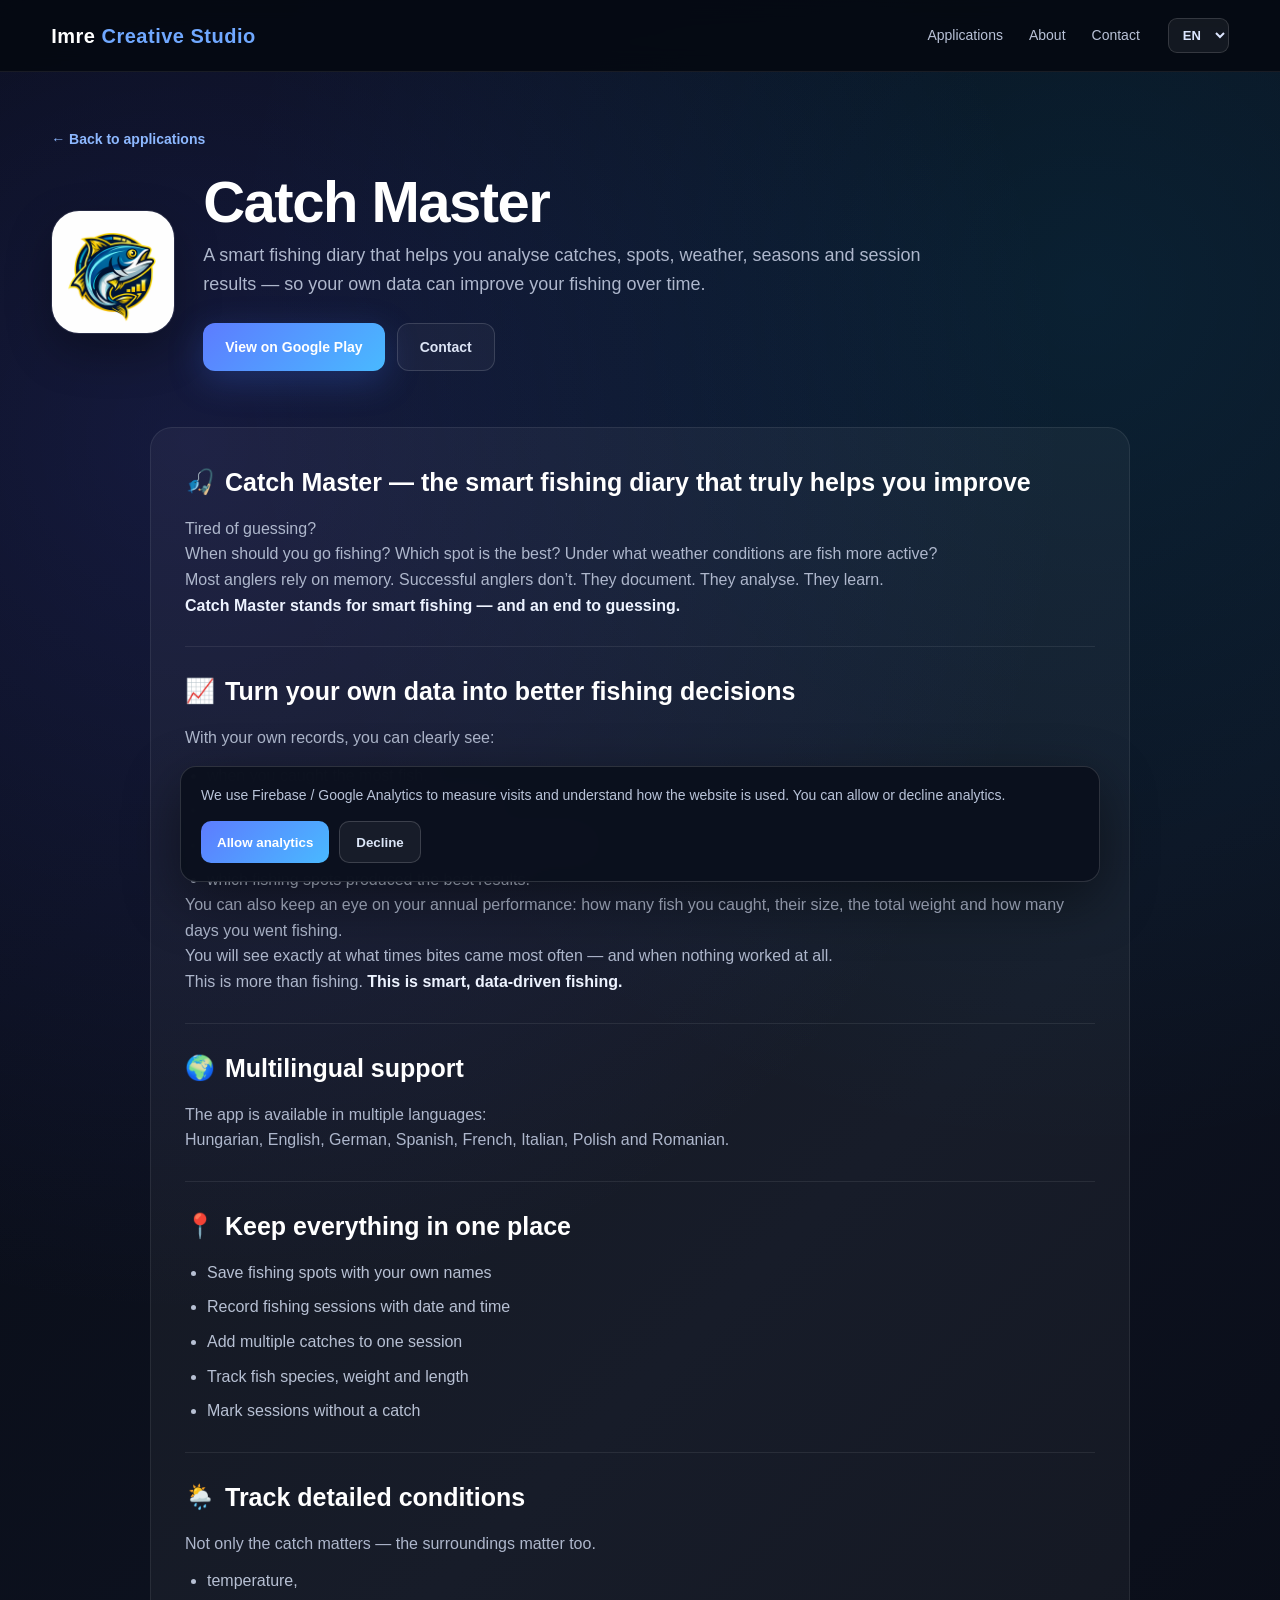
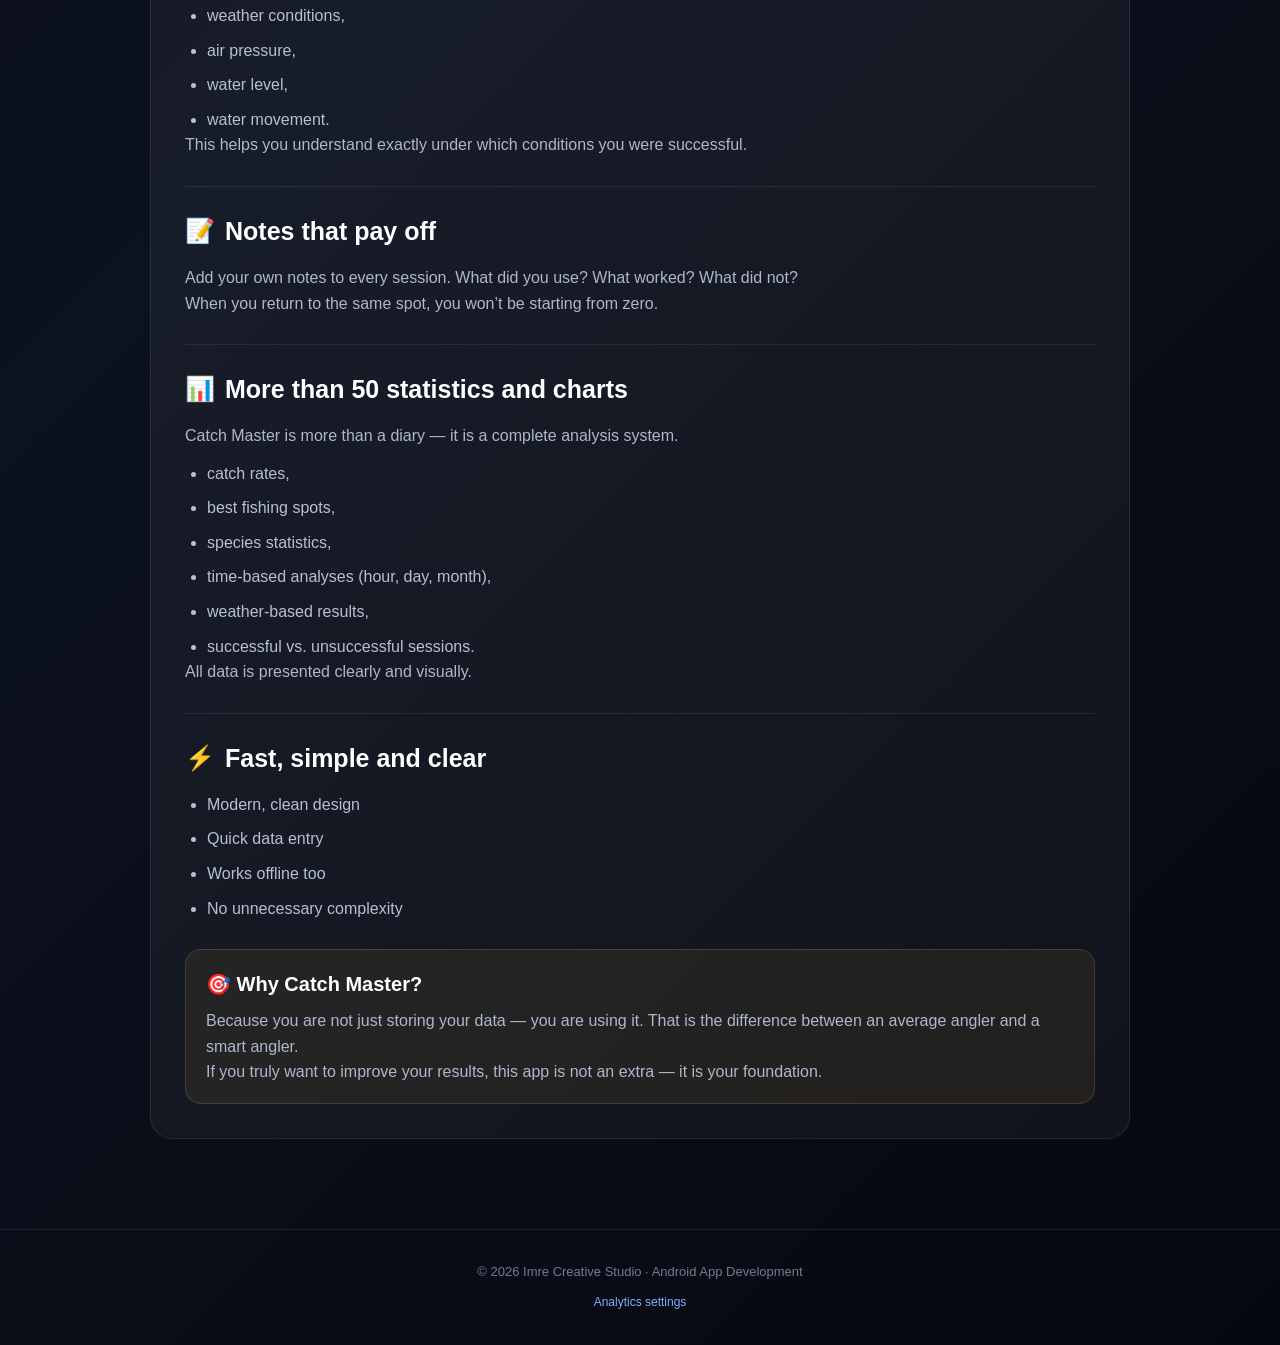
<file: apps/catch-master.html>
<!DOCTYPE html>
<html lang="en">
<head>
  <meta charset="UTF-8">
  <meta name="viewport" content="width=device-width, initial-scale=1.0">
  <title>Catch Master | Imre Creative Studio</title>
  <meta name="description" content="Catch Master smart fishing diary with session tracking, catch statistics, weather logging and fishing analysis.">
  <link rel="stylesheet" href="../assets/site.css">
</head>
<body>

<header>
  <div class="container">
    <nav>
      <a class="brand" href="../index.html">Imre <span class="blue">Creative Studio</span></a>
      <div class="nav-right">
        <div class="nav-links">
          <a href="../index.html#apps" data-i18n="navApps">Applications</a>
          <a href="../index.html#about" data-i18n="navAbout">About</a>
          <a href="../index.html#contact" data-i18n="navContact">Contact</a>
        </div>
        <select id="languageSelect" class="language-select" aria-label="Language">
          <option value="en">EN</option><option value="hu">HU</option><option value="de">DE</option><option value="fr">FR</option>
        </select>
      </div>
    </nav>
  </div>
</header>

<main>
  <section class="detail-hero">
    <div class="container">
      <a class="back-link" href="../index.html#apps" data-i18n="backApps">← Back to applications</a>
      <div class="detail-top">
        <img class="detail-logo" src="../images/catch-master.png" alt="Catch Master">
        <div>
          <h1 class="detail-title">Catch Master</h1>
          
          <p class="detail-short" data-i18n="shortDescription">A smart fishing diary that helps you analyse catches, spots, weather, seasons and session results — so your own data can improve your fishing over time.</p>
          <div class="detail-actions">
            <a class="button button-primary" href="https://play.google.com/store/apps/details?id=com.imre.catchmastertracker" target="_blank" rel="noopener noreferrer" data-i18n="googlePlay">View on Google Play</a>
            <a class="button button-secondary" href="mailto:contact.imrecreativestudio@gmail.com" data-i18n="contactButton">Contact</a>
          </div>
          
        </div>
      </div>
    </div>
  </section>

  <section class="detail-content-single">
    <div class="container">
      <div class="detail-panel-wide">
        <div class="rich-description" data-i18n-html="fullDescription"></div>
      </div>
    </div>
  </section>
</main>

<footer><div class="container">© 2026 Imre Creative Studio · <span data-i18n="footerText">Android App Development</span></div></footer>

<script>
window.translations = {"en": {"navApps": "Applications", "navAbout": "About", "navContact": "Contact", "backApps": "← Back to applications", "shortDescription": "A smart fishing diary that helps you analyse catches, spots, weather, seasons and session results — so your own data can improve your fishing over time.", "googlePlay": "View on Google Play", "contactButton": "Contact", "fullDescription": "\n<div class=\"info-section\">\n  <h2 class=\"section-title\"><span class=\"section-icon\">🎣</span>Catch Master — the smart fishing diary that truly helps you improve</h2>\n  <p>Tired of guessing?</p>\n  <p>When should you go fishing? Which spot is the best? Under what weather conditions are fish more active?</p>\n  <p>Most anglers rely on memory. Successful anglers don’t. They document. They analyse. They learn.</p>\n  <p><strong>Catch Master stands for smart fishing — and an end to guessing.</strong></p>\n</div>\n\n<div class=\"info-section\">\n  <h2 class=\"section-title\"><span class=\"section-icon\">📈</span>Turn your own data into better fishing decisions</h2>\n  <p>With your own records, you can clearly see:</p>\n  <ul>\n    <li>when you caught the most fish,</li>\n    <li>which months were the most successful,</li>\n    <li>under which weather conditions fish were more active,</li>\n    <li>which fishing spots produced the best results.</li>\n  </ul>\n  <p>You can also keep an eye on your annual performance: how many fish you caught, their size, the total weight and how many days you went fishing.</p>\n  <p>You will see exactly at what times bites came most often — and when nothing worked at all.</p>\n  <p>This is more than fishing. <strong>This is smart, data-driven fishing.</strong></p>\n</div>\n\n<div class=\"info-section\">\n  <h2 class=\"section-title\"><span class=\"section-icon\">🌍</span>Multilingual support</h2>\n  <p>The app is available in multiple languages:</p>\n  <p>Hungarian, English, German, Spanish, French, Italian, Polish and Romanian.</p>\n</div>\n\n<div class=\"info-section\">\n  <h2 class=\"section-title\"><span class=\"section-icon\">📍</span>Keep everything in one place</h2>\n  <ul>\n    <li>Save fishing spots with your own names</li>\n    <li>Record fishing sessions with date and time</li>\n    <li>Add multiple catches to one session</li>\n    <li>Track fish species, weight and length</li>\n    <li>Mark sessions without a catch</li>\n  </ul>\n</div>\n\n<div class=\"info-section\">\n  <h2 class=\"section-title\"><span class=\"section-icon\">🌦️</span>Track detailed conditions</h2>\n  <p>Not only the catch matters — the surroundings matter too.</p>\n  <ul>\n    <li>temperature,</li>\n    <li>weather conditions,</li>\n    <li>air pressure,</li>\n    <li>water level,</li>\n    <li>water movement.</li>\n  </ul>\n  <p>This helps you understand exactly under which conditions you were successful.</p>\n</div>\n\n<div class=\"info-section\">\n  <h2 class=\"section-title\"><span class=\"section-icon\">📝</span>Notes that pay off</h2>\n  <p>Add your own notes to every session. What did you use? What worked? What did not?</p>\n  <p>When you return to the same spot, you won’t be starting from zero.</p>\n</div>\n\n<div class=\"info-section\">\n  <h2 class=\"section-title\"><span class=\"section-icon\">📊</span>More than 50 statistics and charts</h2>\n  <p>Catch Master is more than a diary — it is a complete analysis system.</p>\n  <ul>\n    <li>catch rates,</li>\n    <li>best fishing spots,</li>\n    <li>species statistics,</li>\n    <li>time-based analyses (hour, day, month),</li>\n    <li>weather-based results,</li>\n    <li>successful vs. unsuccessful sessions.</li>\n  </ul>\n  <p>All data is presented clearly and visually.</p>\n</div>\n\n<div class=\"info-section\">\n  <h2 class=\"section-title\"><span class=\"section-icon\">⚡</span>Fast, simple and clear</h2>\n  <ul>\n    <li>Modern, clean design</li>\n    <li>Quick data entry</li>\n    <li>Works offline too</li>\n    <li>No unnecessary complexity</li>\n  </ul>\n</div>\n\n<div class=\"notice\">\n  <h3>🎯 Why Catch Master?</h3>\n  <p>Because you are not just storing your data — you are using it. That is the difference between an average angler and a smart angler.</p>\n  <p>If you truly want to improve your results, this app is not an extra — it is your foundation.</p>\n</div>\n", "footerText": "Android App Development"}, "hu": {"navApps": "Alkalmazások", "navAbout": "Rólunk", "navContact": "Kapcsolat", "backApps": "← Vissza az alkalmazásokhoz", "shortDescription": "Egy okos horgásznapló, amely segít elemezni a fogásokat, helyeket, időjárást, évszakokat és horgászataid eredményeit — hogy a saját adataid hosszú távon javítsák a horgászatodat.", "googlePlay": "Megtekintés a Google Playen", "contactButton": "Kapcsolat", "fullDescription": "\n<div class=\"info-section\">\n  <h2 class=\"section-title\"><span class=\"section-icon\">🎣</span>Catch Master – az okos horgásznapló, amely tényleg jobbá tesz</h2>\n  <p>Eleged van a találgatásból?</p>\n  <p>Mikor érdemes horgászni? Melyik hely a legjobb? Milyen időjárásban aktívabbak a halak?</p>\n  <p>A legtöbb horgász az emlékezetére hagyatkozik. A sikeres horgászok nem. Ők dokumentálnak. Elemeznek. Tanulnak.</p>\n  <p><strong>A Catch Master az okos horgászatról szól — és a találgatás végéről.</strong></p>\n</div>\n\n<div class=\"info-section\">\n  <h2 class=\"section-title\"><span class=\"section-icon\">📈</span>Fordítsd a saját adataidat jobb döntésekké</h2>\n  <p>A saját adataidból világosan láthatod:</p>\n  <ul>\n    <li>mikor fogtad a legtöbb halat,</li>\n    <li>mely hónapok voltak a legeredményesebbek,</li>\n    <li>milyen időjárási körülmények között voltak aktívabbak a halak,</li>\n    <li>mely horgászhelyek hozták a legjobb eredményeket.</li>\n  </ul>\n  <p>Átláthatod az éves eredményeidet is: hány halat fogtál, mekkorák voltak, mennyi volt az összsúly, és hány napot voltál horgászni.</p>\n  <p>Pontosan látni fogod, mely napszakokban jött a legtöbb kapás — és mikor nem működött semmi.</p>\n  <p>Ez több mint horgászat. <strong>Ez okos, adatvezérelt horgászat.</strong></p>\n</div>\n\n<div class=\"info-section\">\n  <h2 class=\"section-title\"><span class=\"section-icon\">🌍</span>Többnyelvű támogatás</h2>\n  <p>Az alkalmazás több nyelven is elérhető:</p>\n  <p>magyar, angol, német, spanyol, francia, olasz, lengyel és román.</p>\n</div>\n\n<div class=\"info-section\">\n  <h2 class=\"section-title\"><span class=\"section-icon\">📍</span>Minden egy helyen</h2>\n  <ul>\n    <li>Horgászhelyek mentése saját nevekkel</li>\n    <li>Horgászsessionök rögzítése dátummal és időponttal</li>\n    <li>Több fogás hozzáadása egyetlen sessionhöz</li>\n    <li>Halfaj, súly és hossz rögzítése</li>\n    <li>Kapás nélküli sessionök megjelölése</li>\n  </ul>\n</div>\n\n<div class=\"info-section\">\n  <h2 class=\"section-title\"><span class=\"section-icon\">🌦️</span>Részletes körülmények rögzítése</h2>\n  <p>Nemcsak a fogás számít — a környezet is.</p>\n  <ul>\n    <li>hőmérséklet,</li>\n    <li>időjárási viszonyok,</li>\n    <li>légnyomás,</li>\n    <li>vízállás,</li>\n    <li>vízmozgás.</li>\n  </ul>\n  <p>Így pontosan felismerheted, milyen körülmények között voltál sikeres.</p>\n</div>\n\n<div class=\"info-section\">\n  <h2 class=\"section-title\"><span class=\"section-icon\">📝</span>Jegyzetek, amelyek később is számítanak</h2>\n  <p>Adj minden sessionhöz saját jegyzeteket. Mit használtál? Mi működött? Mi nem?</p>\n  <p>A következő alkalommal ugyanazon a helyen nem nulláról fogsz indulni.</p>\n</div>\n\n<div class=\"info-section\">\n  <h2 class=\"section-title\"><span class=\"section-icon\">📊</span>Több mint 50 statisztika és grafikon</h2>\n  <p>A Catch Master több mint napló — egy teljes elemzőrendszer.</p>\n  <ul>\n    <li>fogási arányok,</li>\n    <li>legjobb horgászhelyek,</li>\n    <li>halfaj-statisztikák,</li>\n    <li>időalapú elemzések (óra, nap, hónap),</li>\n    <li>időjárásalapú eredmények,</li>\n    <li>sikeres és sikertelen sessionök összehasonlítása.</li>\n  </ul>\n  <p>Minden adat áttekinthetően és vizuálisan jelenik meg.</p>\n</div>\n\n<div class=\"info-section\">\n  <h2 class=\"section-title\"><span class=\"section-icon\">⚡</span>Gyors, egyszerű, átlátható</h2>\n  <ul>\n    <li>Modern, letisztult dizájn</li>\n    <li>Gyors adatbevitel</li>\n    <li>Offline is működik</li>\n    <li>Nincs felesleges bonyolítás</li>\n  </ul>\n</div>\n\n<div class=\"notice\">\n  <h3>🎯 Miért a Catch Master?</h3>\n  <p>Mert az adataidat nemcsak elmented — hanem használod is. Ez a különbség egy átlagos és egy okos horgász között.</p>\n  <p>Ha valóban javítani akarod az eredményeidet, ez az alkalmazás nem extra — hanem az alap.</p>\n</div>\n", "footerText": "Android alkalmazásfejlesztés"}, "de": {"navApps": "Apps", "navAbout": "Über uns", "navContact": "Kontakt", "backApps": "← Zurück zu den Apps", "shortDescription": "Ein smartes Angeltagebuch, das Fänge, Spots, Wetter, Jahreszeiten und Session-Ergebnisse analysiert – damit deine eigenen Daten deine Ergebnisse langfristig verbessern.", "googlePlay": "Bei Google Play ansehen", "contactButton": "Kontakt", "fullDescription": "\n<div class=\"info-section\">\n  <h2 class=\"section-title\"><span class=\"section-icon\">🎣</span>Catch Master – Das smarte Angeltagebuch, das dich wirklich besser macht</h2>\n  <p>Keine Lust mehr zu raten?</p>\n  <p>Wann solltest du angeln? Welcher Spot ist der beste? Bei welchem Wetter beißen die Fische?</p>\n  <p>Die meisten Angler verlassen sich auf ihr Gedächtnis. Erfolgreiche Angler nicht. Sie dokumentieren. Sie analysieren. Sie lernen.</p>\n  <p><strong>Catch Master steht für smartes Angeln. Schluss mit dem Raten.</strong></p>\n</div>\n\n<div class=\"info-section\">\n  <h2 class=\"section-title\"><span class=\"section-icon\">📈</span>Nutze deine eigenen Daten, um besser zu angeln</h2>\n  <p>Mit deinen eigenen Daten erkennst du klar:</p>\n  <ul>\n    <li>wann du die meisten Fische gefangen hast,</li>\n    <li>welche Monate am erfolgreichsten sind,</li>\n    <li>bei welchen Wetterbedingungen die Fische aktiver sind,</li>\n    <li>welche Angelplätze die besten Ergebnisse liefern.</li>\n  </ul>\n  <p>Behalte deine Jahresergebnisse im Blick: wie viele Fische du gefangen hast, ihre Größe, das Gesamtgewicht und wie viele Tage du angeln warst.</p>\n  <p>Du siehst genau, zu welchen Uhrzeiten die meisten Bisse kamen – und wann gar nichts ging.</p>\n  <p>Das ist mehr als Angeln. <strong>Das ist smartes, datenbasiertes Angeln.</strong></p>\n</div>\n\n<div class=\"info-section\">\n  <h2 class=\"section-title\"><span class=\"section-icon\">🌍</span>Mehrsprachige Unterstützung</h2>\n  <p>Die App ist in mehreren Sprachen verfügbar:</p>\n  <p>Ungarisch, Englisch, Deutsch, Spanisch, Französisch, Italienisch, Polnisch und Rumänisch.</p>\n</div>\n\n<div class=\"info-section\">\n  <h2 class=\"section-title\"><span class=\"section-icon\">📍</span>Alles an einem Ort festhalten</h2>\n  <ul>\n    <li>Angelplätze mit eigenen Namen speichern</li>\n    <li>Angelsessions mit Datum und Uhrzeit erfassen</li>\n    <li>Mehrere Fänge pro Session hinzufügen</li>\n    <li>Fischart, Gewicht und Länge erfassen</li>\n    <li>Sessions ohne Fang markieren</li>\n  </ul>\n</div>\n\n<div class=\"info-section\">\n  <h2 class=\"section-title\"><span class=\"section-icon\">🌦️</span>Detaillierte Bedingungen erfassen</h2>\n  <p>Nicht nur der Fang zählt – auch die Umgebung.</p>\n  <ul>\n    <li>Temperatur,</li>\n    <li>Wetterbedingungen,</li>\n    <li>Luftdruck,</li>\n    <li>Wasserstand,</li>\n    <li>Wasserbewegung.</li>\n  </ul>\n  <p>So erkennst du genau, unter welchen Bedingungen du erfolgreich warst.</p>\n</div>\n\n<div class=\"info-section\">\n  <h2 class=\"section-title\"><span class=\"section-icon\">📝</span>Notizen, die sich auszahlen</h2>\n  <p>Füge jeder Session eigene Notizen hinzu. Was hast du verwendet? Was hat funktioniert? Was nicht?</p>\n  <p>Beim nächsten Besuch am gleichen Spot startest du nicht bei null.</p>\n</div>\n\n<div class=\"info-section\">\n  <h2 class=\"section-title\"><span class=\"section-icon\">📊</span>Mehr als 50 Statistiken und Diagramme</h2>\n  <p>Catch Master ist mehr als ein Tagebuch – es ist ein komplettes Analysesystem.</p>\n  <ul>\n    <li>Fangquoten,</li>\n    <li>beste Angelplätze,</li>\n    <li>Fischarten-Statistiken,</li>\n    <li>zeitbasierte Auswertungen (Stunde, Tag, Monat),</li>\n    <li>wetterbasierte Ergebnisse,</li>\n    <li>erfolgreiche vs. erfolglose Sessions.</li>\n  </ul>\n  <p>Alle Daten übersichtlich und visuell dargestellt.</p>\n</div>\n\n<div class=\"info-section\">\n  <h2 class=\"section-title\"><span class=\"section-icon\">⚡</span>Schnell, einfach, übersichtlich</h2>\n  <ul>\n    <li>Modernes, klares Design</li>\n    <li>Schnelle Dateneingabe</li>\n    <li>Funktioniert auch offline</li>\n    <li>Keine unnötige Komplexität</li>\n  </ul>\n</div>\n\n<div class=\"notice\">\n  <h3>🎯 Warum Catch Master?</h3>\n  <p>Weil du deine Daten nicht nur speicherst – sondern nutzt. Das ist der Unterschied zwischen einem durchschnittlichen und einem smarten Angler.</p>\n  <p>Wenn du deine Ergebnisse wirklich verbessern willst, ist diese App kein Extra – sondern die Grundlage.</p>\n</div>\n", "footerText": "Android-App-Entwicklung"}, "fr": {"navApps": "Applications", "navAbout": "À propos", "navContact": "Contact", "backApps": "← Retour aux applications", "shortDescription": "Un journal de pêche intelligent qui analyse vos captures, vos postes, la météo, les saisons et les résultats de vos sessions — afin que vos propres données améliorent durablement votre pêche.", "googlePlay": "Voir sur Google Play", "contactButton": "Contact", "fullDescription": "\n<div class=\"info-section\">\n  <h2 class=\"section-title\"><span class=\"section-icon\">🎣</span>Catch Master – le journal de pêche intelligent qui vous aide vraiment à progresser</h2>\n  <p>Vous en avez assez de deviner ?</p>\n  <p>Quand faut-il aller pêcher ? Quel poste est le meilleur ? Par quel temps les poissons mordent-ils le mieux ?</p>\n  <p>La plupart des pêcheurs se fient à leur mémoire. Les pêcheurs performants non. Ils documentent. Ils analysent. Ils apprennent.</p>\n  <p><strong>Catch Master, c’est la pêche intelligente. Fini les suppositions.</strong></p>\n</div>\n\n<div class=\"info-section\">\n  <h2 class=\"section-title\"><span class=\"section-icon\">📈</span>Utilisez vos propres données pour mieux pêcher</h2>\n  <p>Grâce à vos propres données, vous voyez clairement :</p>\n  <ul>\n    <li>quand vous avez attrapé le plus de poissons,</li>\n    <li>quels mois sont les plus productifs,</li>\n    <li>dans quelles conditions météo les poissons sont les plus actifs,</li>\n    <li>quels postes donnent les meilleurs résultats.</li>\n  </ul>\n  <p>Gardez aussi une vue claire sur vos résultats annuels : combien de poissons vous avez pris, leur taille, le poids total et combien de jours vous êtes allé pêcher.</p>\n  <p>Vous voyez exactement à quelles heures les touches sont arrivées le plus souvent — et quand rien ne fonctionnait.</p>\n  <p>C’est plus que de la pêche. <strong>C’est une pêche intelligente, basée sur les données.</strong></p>\n</div>\n\n<div class=\"info-section\">\n  <h2 class=\"section-title\"><span class=\"section-icon\">🌍</span>Support multilingue</h2>\n  <p>L’application est disponible en plusieurs langues :</p>\n  <p>hongrois, anglais, allemand, espagnol, français, italien, polonais et roumain.</p>\n</div>\n\n<div class=\"info-section\">\n  <h2 class=\"section-title\"><span class=\"section-icon\">📍</span>Tout enregistrer au même endroit</h2>\n  <ul>\n    <li>Enregistrer des postes avec vos propres noms</li>\n    <li>Enregistrer les sessions avec date et heure</li>\n    <li>Ajouter plusieurs captures à une même session</li>\n    <li>Noter l’espèce, le poids et la longueur du poisson</li>\n    <li>Marquer les sessions sans prise</li>\n  </ul>\n</div>\n\n<div class=\"info-section\">\n  <h2 class=\"section-title\"><span class=\"section-icon\">🌦️</span>Enregistrer les conditions en détail</h2>\n  <p>Ce n’est pas seulement la prise qui compte — l’environnement aussi.</p>\n  <ul>\n    <li>température,</li>\n    <li>conditions météorologiques,</li>\n    <li>pression atmosphérique,</li>\n    <li>niveau de l’eau,</li>\n    <li>mouvement de l’eau.</li>\n  </ul>\n  <p>Ainsi, vous comprenez précisément dans quelles conditions vous avez eu du succès.</p>\n</div>\n\n<div class=\"info-section\">\n  <h2 class=\"section-title\"><span class=\"section-icon\">📝</span>Des notes qui servent vraiment</h2>\n  <p>Ajoutez vos propres notes à chaque session. Qu’avez-vous utilisé ? Qu’est-ce qui a fonctionné ? Qu’est-ce qui n’a pas marché ?</p>\n  <p>Lors de votre prochaine visite au même endroit, vous ne repartirez pas de zéro.</p>\n</div>\n\n<div class=\"info-section\">\n  <h2 class=\"section-title\"><span class=\"section-icon\">📊</span>Plus de 50 statistiques et graphiques</h2>\n  <p>Catch Master est plus qu’un journal — c’est un système complet d’analyse.</p>\n  <ul>\n    <li>taux de captures,</li>\n    <li>meilleurs postes,</li>\n    <li>statistiques par espèce,</li>\n    <li>analyses basées sur le temps (heure, jour, mois),</li>\n    <li>résultats en fonction de la météo,</li>\n    <li>comparaison entre sessions réussies et sans résultat.</li>\n  </ul>\n  <p>Toutes les données sont présentées de manière claire et visuelle.</p>\n</div>\n\n<div class=\"info-section\">\n  <h2 class=\"section-title\"><span class=\"section-icon\">⚡</span>Rapide, simple et clair</h2>\n  <ul>\n    <li>Design moderne et épuré</li>\n    <li>Saisie rapide des données</li>\n    <li>Fonctionne aussi hors ligne</li>\n    <li>Aucune complexité inutile</li>\n  </ul>\n</div>\n\n<div class=\"notice\">\n  <h3>🎯 Pourquoi Catch Master ?</h3>\n  <p>Parce que vous ne faites pas qu’enregistrer vos données — vous les utilisez. C’est la différence entre un pêcheur moyen et un pêcheur intelligent.</p>\n  <p>Si vous voulez vraiment améliorer vos résultats, cette application n’est pas un extra — c’est la base.</p>\n</div>\n", "footerText": "Développement d’applications Android"}};
</script>
<script src="../assets/site.js"></script>
</body>
</html>
</file>
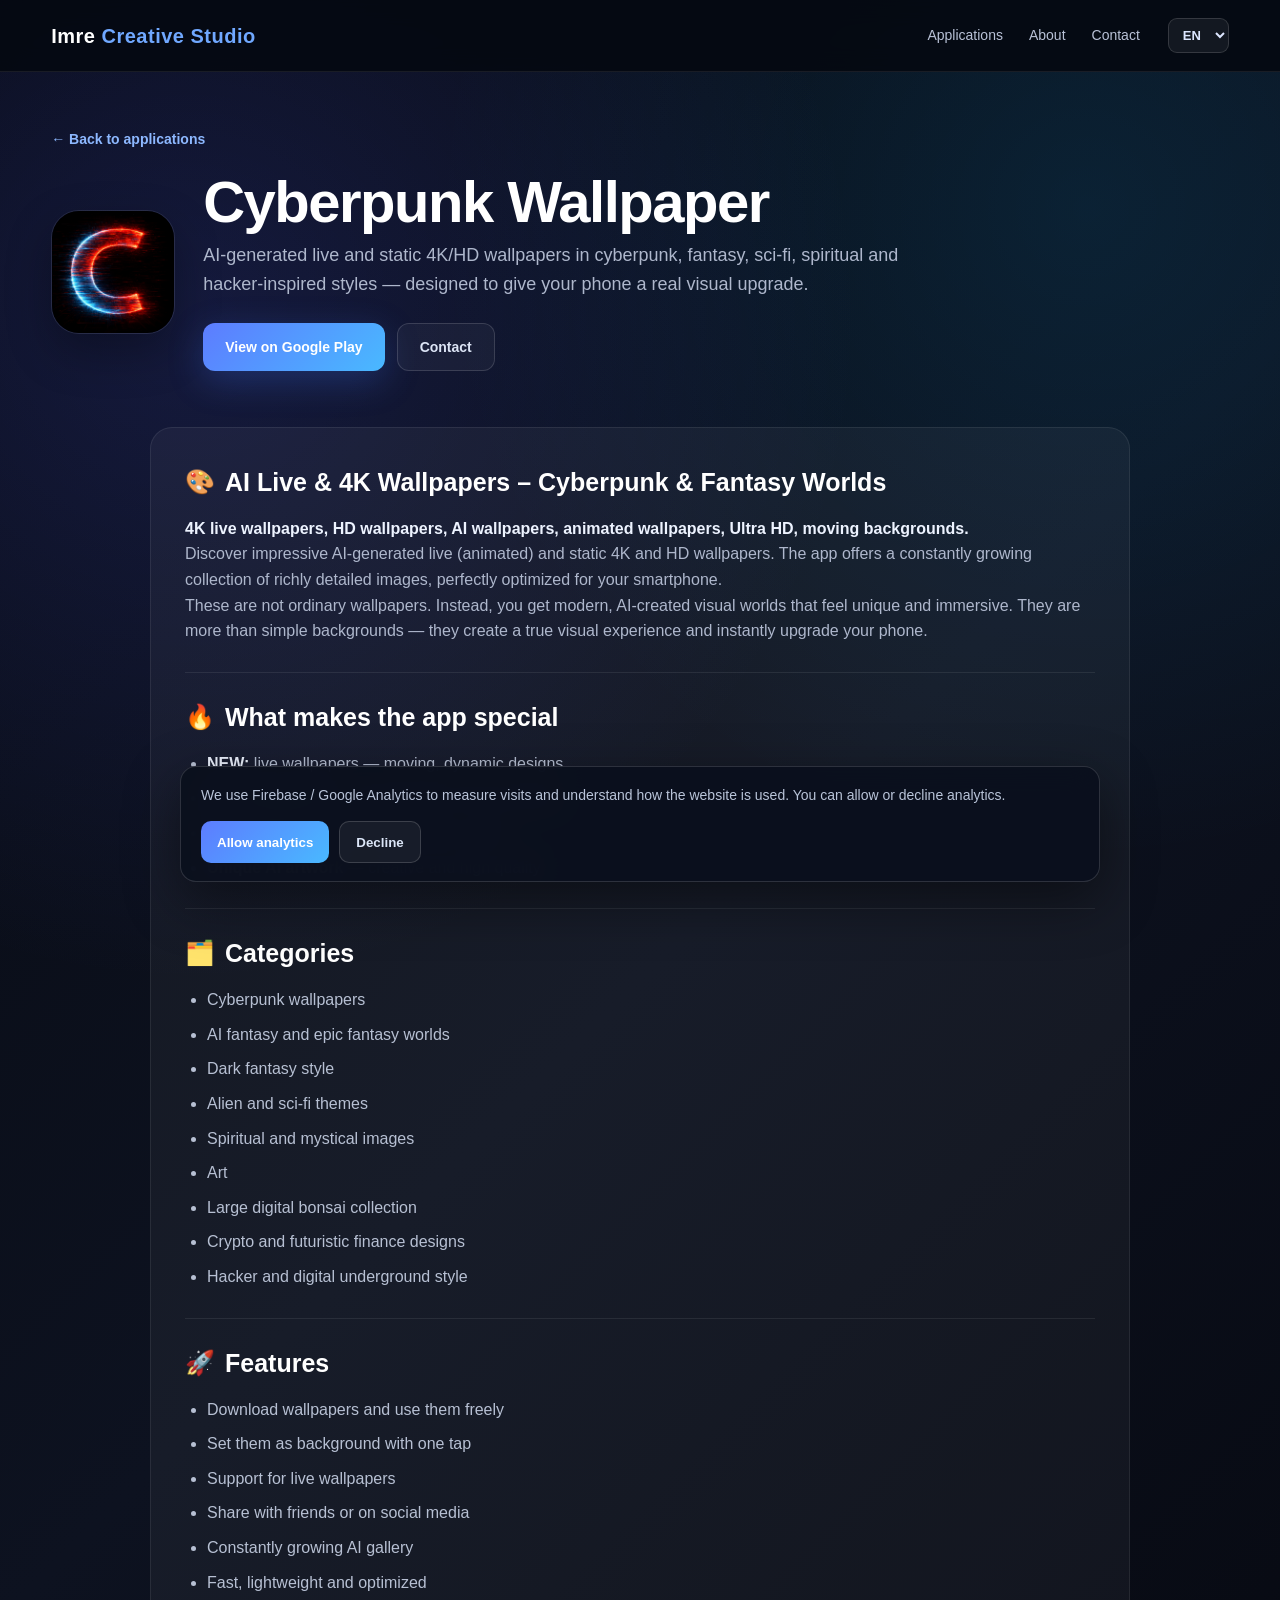
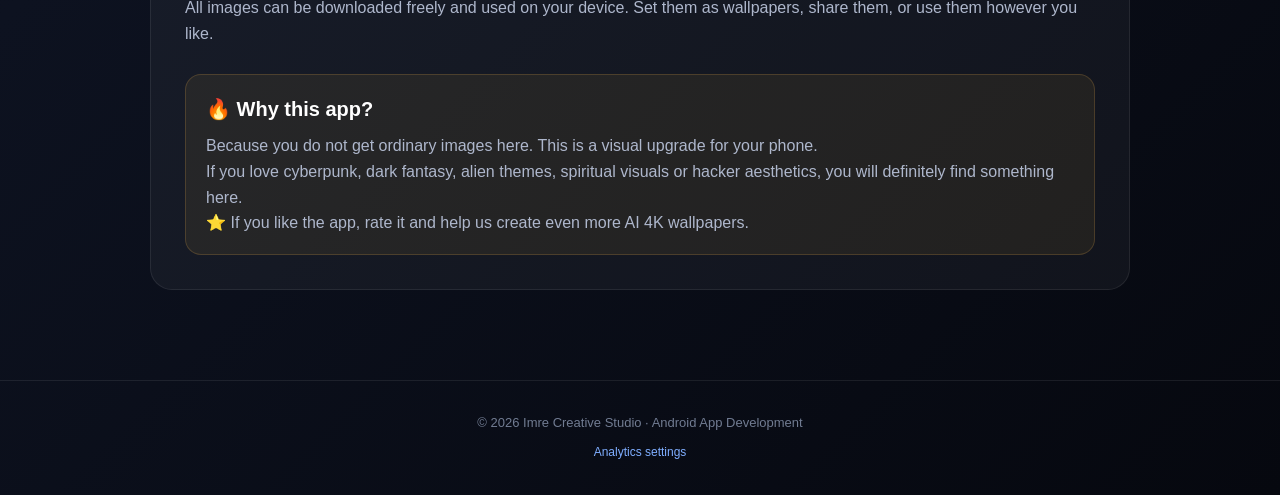
<file: apps/cyberpunk-wallpaper.html>
<!DOCTYPE html>
<html lang="en">
<head>
  <meta charset="UTF-8">
  <meta name="viewport" content="width=device-width, initial-scale=1.0">
  <title>Cyberpunk Wallpaper | Imre Creative Studio</title>
  <meta name="description" content="AI Live & 4K wallpapers with animated and static backgrounds in cyberpunk, fantasy, sci-fi and hacker-inspired styles.">
  <link rel="stylesheet" href="../assets/site.css">
</head>
<body>

<header>
  <div class="container">
    <nav>
      <a class="brand" href="../index.html">Imre <span class="blue">Creative Studio</span></a>
      <div class="nav-right">
        <div class="nav-links">
          <a href="../index.html#apps" data-i18n="navApps">Applications</a>
          <a href="../index.html#about" data-i18n="navAbout">About</a>
          <a href="../index.html#contact" data-i18n="navContact">Contact</a>
        </div>
        <select id="languageSelect" class="language-select" aria-label="Language">
          <option value="en">EN</option><option value="hu">HU</option><option value="de">DE</option><option value="fr">FR</option>
        </select>
      </div>
    </nav>
  </div>
</header>

<main>
  <section class="detail-hero">
    <div class="container">
      <a class="back-link" href="../index.html#apps" data-i18n="backApps">← Back to applications</a>
      <div class="detail-top">
        <img class="detail-logo" src="../images/cyberpunk-wallpaper.png" alt="Cyberpunk Wallpaper">
        <div>
          <h1 class="detail-title">Cyberpunk Wallpaper</h1>
          
          <p class="detail-short" data-i18n="shortDescription">AI-generated live and static 4K/HD wallpapers in cyberpunk, fantasy, sci-fi, spiritual and hacker-inspired styles — designed to give your phone a real visual upgrade.</p>
          <div class="detail-actions">
            <a class="button button-primary" href="https://play.google.com/store/apps/details?id=com.imre.cryptowallpapers" target="_blank" rel="noopener noreferrer" data-i18n="googlePlay">View on Google Play</a>
            <a class="button button-secondary" href="mailto:contact.imrecreativestudio@gmail.com" data-i18n="contactButton">Contact</a>
          </div>
          
        </div>
      </div>
    </div>
  </section>

  <section class="detail-content-single">
    <div class="container">
      <div class="detail-panel-wide">
        <div class="rich-description" data-i18n-html="fullDescription"></div>
      </div>
    </div>
  </section>
</main>

<footer><div class="container">© 2026 Imre Creative Studio · <span data-i18n="footerText">Android App Development</span></div></footer>

<script>
window.translations = {"en": {"navApps": "Applications", "navAbout": "About", "navContact": "Contact", "backApps": "← Back to applications", "shortDescription": "AI-generated live and static 4K/HD wallpapers in cyberpunk, fantasy, sci-fi, spiritual and hacker-inspired styles — designed to give your phone a real visual upgrade.", "googlePlay": "View on Google Play", "contactButton": "Contact", "fullDescription": "\n<div class=\"info-section\">\n  <h2 class=\"section-title\"><span class=\"section-icon\">🎨</span>AI Live & 4K Wallpapers – Cyberpunk & Fantasy Worlds</h2>\n  <p><strong>4K live wallpapers, HD wallpapers, AI wallpapers, animated wallpapers, Ultra HD, moving backgrounds.</strong></p>\n  <p>Discover impressive AI-generated live (animated) and static 4K and HD wallpapers. The app offers a constantly growing collection of richly detailed images, perfectly optimized for your smartphone.</p>\n  <p>These are not ordinary wallpapers. Instead, you get modern, AI-created visual worlds that feel unique and immersive. They are more than simple backgrounds — they create a true visual experience and instantly upgrade your phone.</p>\n</div>\n\n<div class=\"info-section\">\n  <h2 class=\"section-title\"><span class=\"section-icon\">🔥</span>What makes the app special</h2>\n  <ul>\n    <li><strong>NEW:</strong> live wallpapers — moving, dynamic designs</li>\n    <li><strong>4K & HD quality</strong> — crystal-clear on every display</li>\n    <li><strong>Fast loading</strong> — optimized, modern system</li>\n    <li><strong>Unique AI artwork</strong> — creative and high quality</li>\n  </ul>\n</div>\n\n<div class=\"info-section\">\n  <h2 class=\"section-title\"><span class=\"section-icon\">🗂️</span>Categories</h2>\n  <ul>\n    <li>Cyberpunk wallpapers</li>\n    <li>AI fantasy and epic fantasy worlds</li>\n    <li>Dark fantasy style</li>\n    <li>Alien and sci-fi themes</li>\n    <li>Spiritual and mystical images</li>\n    <li>Art</li>\n    <li>Large digital bonsai collection</li>\n    <li>Crypto and futuristic finance designs</li>\n    <li>Hacker and digital underground style</li>\n  </ul>\n</div>\n\n<div class=\"info-section\">\n  <h2 class=\"section-title\"><span class=\"section-icon\">🚀</span>Features</h2>\n  <ul>\n    <li>Download wallpapers and use them freely</li>\n    <li>Set them as background with one tap</li>\n    <li>Support for live wallpapers</li>\n    <li>Share with friends or on social media</li>\n    <li>Constantly growing AI gallery</li>\n    <li>Fast, lightweight and optimized</li>\n  </ul>\n  <p>All images can be downloaded freely and used on your device. Set them as wallpapers, share them, or use them however you like.</p>\n</div>\n\n<div class=\"notice\">\n  <h3>🔥 Why this app?</h3>\n  <p>Because you do not get ordinary images here. This is a visual upgrade for your phone.</p>\n  <p>If you love cyberpunk, dark fantasy, alien themes, spiritual visuals or hacker aesthetics, you will definitely find something here.</p>\n  <p>⭐ If you like the app, rate it and help us create even more AI 4K wallpapers.</p>\n</div>\n", "footerText": "Android App Development"}, "hu": {"navApps": "Alkalmazások", "navAbout": "Rólunk", "navContact": "Kapcsolat", "backApps": "← Vissza az alkalmazásokhoz", "shortDescription": "AI által készített élő és statikus 4K/HD háttérképek cyberpunk, fantasy, sci-fi, spirituális és hacker stílusban — hogy a telefonod valódi vizuális frissítést kapjon.", "googlePlay": "Megtekintés a Google Playen", "contactButton": "Kapcsolat", "fullDescription": "\n<div class=\"info-section\">\n  <h2 class=\"section-title\"><span class=\"section-icon\">🎨</span>AI Live & 4K háttérképek – Cyberpunk és fantasy világok</h2>\n  <p><strong>4K live wallpaper, HD wallpaper, AI wallpaper, animált háttérképek, Ultra HD, mozgó hátterek.</strong></p>\n  <p>Fedezz fel lenyűgöző, AI által készített élő (animált) és statikus 4K és HD háttérképeket. Az alkalmazás egy folyamatosan bővülő, részletgazdag gyűjteményt kínál, amely tökéletesen optimalizált okostelefonokra.</p>\n  <p>Itt nem hétköznapi háttérképeket kapsz. Ehelyett modern, mesterséges intelligencia által létrehozott, egyedi vizuális világok várnak rád. Ezek többek egyszerű háttereknél — valódi vizuális élményt adnak, és azonnal feldobják a telefonodat.</p>\n</div>\n\n<div class=\"info-section\">\n  <h2 class=\"section-title\"><span class=\"section-icon\">🔥</span>Mitől különleges az alkalmazás?</h2>\n  <ul>\n    <li><strong>ÚJ:</strong> élő háttérképek — mozgó, dinamikus dizájnok</li>\n    <li><strong>4K & HD minőség</strong> — tűéles minden kijelzőn</li>\n    <li><strong>Gyors betöltés</strong> — optimalizált, modern rendszer</li>\n    <li><strong>Egyedi AI-képek</strong> — kreatívak és magas minőségűek</li>\n  </ul>\n</div>\n\n<div class=\"info-section\">\n  <h2 class=\"section-title\"><span class=\"section-icon\">🗂️</span>Kategóriák</h2>\n  <ul>\n    <li>Cyberpunk háttérképek</li>\n    <li>AI fantasy és epikus fantasy világok</li>\n    <li>Dark fantasy stílus</li>\n    <li>Alien és sci-fi témák</li>\n    <li>Spirituális és misztikus képek</li>\n    <li>Művészet</li>\n    <li>Nagy digitális bonsai gyűjtemény</li>\n    <li>Kripto- és futurisztikus pénzügyi dizájnok</li>\n    <li>Hacker és digitális underground stílus</li>\n  </ul>\n</div>\n\n<div class=\"info-section\">\n  <h2 class=\"section-title\"><span class=\"section-icon\">🚀</span>Funkciók</h2>\n  <ul>\n    <li>Háttérképek letöltése és szabad használata</li>\n    <li>Egy kattintással háttérképként beállíthatók</li>\n    <li>Élő háttérképek támogatása</li>\n    <li>Megosztás barátokkal vagy közösségi médiában</li>\n    <li>Folyamatosan bővülő AI-galéria</li>\n    <li>Gyors, könnyű és optimalizált működés</li>\n  </ul>\n  <p>Minden kép szabadon letölthető és használható az eszközödön. Beállíthatod háttérképként, megoszthatod, vagy úgy használhatod, ahogy szeretnéd.</p>\n</div>\n\n<div class=\"notice\">\n  <h3>🔥 Miért ezt az alkalmazást?</h3>\n  <p>Mert itt nem hétköznapi képeket kapsz. Ez egy valódi vizuális frissítés a telefonod számára.</p>\n  <p>Ha szereted a cyberpunkot, a dark fantasyt, az alien témákat, a spirituális képeket vagy a hacker esztétikát, biztosan találsz benne kedvedre valót.</p>\n  <p>⭐ Ha tetszik az alkalmazás, értékeld, és segíts nekünk még több AI 4K háttérkép elkészítésében!</p>\n</div>\n", "footerText": "Android alkalmazásfejlesztés"}, "de": {"navApps": "Apps", "navAbout": "Über uns", "navContact": "Kontakt", "backApps": "← Zurück zu den Apps", "shortDescription": "KI-generierte Live- und statische 4K/HD-Hintergrundbilder in Cyberpunk-, Fantasy-, Sci-Fi-, spirituellem und Hacker-Stil – für ein echtes visuelles Upgrade deines Handys.", "googlePlay": "Bei Google Play ansehen", "contactButton": "Kontakt", "fullDescription": "\n<div class=\"info-section\">\n  <h2 class=\"section-title\"><span class=\"section-icon\">🎨</span>AI Live & 4K Hintergrundbilder – Cyberpunk & Fantasy Welten</h2>\n  <p><strong>4K Live Wallpaper, HD Wallpaper, KI Wallpaper, animierte Wallpaper, Live Wallpaper, Ultra HD, bewegte Hintergründe.</strong></p>\n  <p>Entdecke beeindruckende, von AI generierte Live- (animierte) und statische 4K- und HD-Hintergrundbilder! Die App bietet eine ständig wachsende Sammlung detailreicher Bilder, die perfekt für dein Smartphone optimiert sind.</p>\n  <p>Hier bekommst du keine gewöhnlichen Hintergrundbilder. Stattdessen erwarten dich moderne, von künstlicher Intelligenz erschaffene, einzigartige visuelle Welten. Diese Bilder sind mehr als nur Hintergründe – sie sorgen für ein echtes visuelles Erlebnis und werten dein Handy sofort auf.</p>\n</div>\n\n<div class=\"info-section\">\n  <h2 class=\"section-title\"><span class=\"section-icon\">🔥</span>Was die App besonders macht</h2>\n  <ul>\n    <li><strong>NEU:</strong> Live-Hintergründe – bewegte, dynamische Designs</li>\n    <li><strong>4K & HD Qualität</strong> – gestochen scharf auf jedem Display</li>\n    <li><strong>Schnelles Laden</strong> – optimiertes, modernes System</li>\n    <li><strong>Einzigartige AI-Bilder</strong> – kreativ und hochwertig</li>\n  </ul>\n</div>\n\n<div class=\"info-section\">\n  <h2 class=\"section-title\"><span class=\"section-icon\">🗂️</span>Kategorien</h2>\n  <ul>\n    <li>Cyberpunk Hintergrundbilder</li>\n    <li>AI Fantasy und epische Fantasy-Welten</li>\n    <li>Dark Fantasy Stil</li>\n    <li>Alien und Sci-Fi Themen</li>\n    <li>Spirituelle und mystische Bilder</li>\n    <li>Kunst</li>\n    <li>Große digitale Bonsai-Sammlung</li>\n    <li>Krypto- und futuristische Finanzdesigns</li>\n    <li>Hacker und digitaler Underground Stil</li>\n  </ul>\n</div>\n\n<div class=\"info-section\">\n  <h2 class=\"section-title\"><span class=\"section-icon\">🚀</span>Funktionen</h2>\n  <ul>\n    <li>Hintergrundbilder herunterladen und verwenden</li>\n    <li>Mit einem Klick als Hintergrund festlegen</li>\n    <li>Unterstützung für Live-Hintergründe</li>\n    <li>Teilen mit Freunden oder in sozialen Medien</li>\n    <li>Ständig wachsende AI-Galerie</li>\n    <li>Schnell, leicht und optimiert</li>\n  </ul>\n  <p>Alle Bilder können frei heruntergeladen und auf deinem Gerät verwendet werden. Stelle sie als Hintergrund ein, teile sie oder nutze sie ganz nach deinen Wünschen.</p>\n</div>\n\n<div class=\"notice\">\n  <h3>🔥 Warum diese App?</h3>\n  <p>Weil du hier keine gewöhnlichen Bilder bekommst. Das ist ein visuelles Upgrade für dein Handy.</p>\n  <p>Wenn du Cyberpunk, Dark Fantasy, Alien-Themen, spirituelle Bilder oder Hacker-Ästhetik liebst, wirst du hier garantiert fündig.</p>\n  <p>⭐ Wenn dir die App gefällt, bewerte sie und hilf uns, noch mehr AI 4K Hintergrundbilder zu erstellen!</p>\n</div>\n", "footerText": "Android-App-Entwicklung"}, "fr": {"navApps": "Applications", "navAbout": "À propos", "navContact": "Contact", "backApps": "← Retour aux applications", "shortDescription": "Des fonds d’écran 4K/HD animés et statiques générés par IA, dans des styles cyberpunk, fantasy, science-fiction, spirituels et hacker — pour offrir à votre téléphone un véritable upgrade visuel.", "googlePlay": "Voir sur Google Play", "contactButton": "Contact", "fullDescription": "\n<div class=\"info-section\">\n  <h2 class=\"section-title\"><span class=\"section-icon\">🎨</span>Fonds d’écran AI Live & 4K – univers cyberpunk et fantasy</h2>\n  <p><strong>Fonds d’écran 4K animés, fonds d’écran HD, wallpapers IA, fonds animés, Ultra HD, arrière-plans en mouvement.</strong></p>\n  <p>Découvrez d’impressionnants fonds d’écran 4K et HD, statiques ou animés, générés par l’IA. L’application propose une collection en constante évolution d’images riches en détails, parfaitement optimisées pour votre smartphone.</p>\n  <p>Ici, vous n’obtenez pas de fonds d’écran ordinaires. À la place, vous découvrez des univers visuels modernes, uniques et créés par intelligence artificielle. Ces images sont plus que de simples arrière-plans — elles offrent une véritable expérience visuelle et valorisent immédiatement votre téléphone.</p>\n</div>\n\n<div class=\"info-section\">\n  <h2 class=\"section-title\"><span class=\"section-icon\">🔥</span>Ce qui rend l’application spéciale</h2>\n  <ul>\n    <li><strong>NOUVEAU :</strong> fonds d’écran animés — designs dynamiques et vivants</li>\n    <li><strong>Qualité 4K & HD</strong> — une netteté remarquable sur tous les écrans</li>\n    <li><strong>Chargement rapide</strong> — système moderne et optimisé</li>\n    <li><strong>Images IA uniques</strong> — créatives et de haute qualité</li>\n  </ul>\n</div>\n\n<div class=\"info-section\">\n  <h2 class=\"section-title\"><span class=\"section-icon\">🗂️</span>Catégories</h2>\n  <ul>\n    <li>Fonds d’écran cyberpunk</li>\n    <li>Fantasy IA et univers fantasy épiques</li>\n    <li>Style dark fantasy</li>\n    <li>Thèmes aliens et science-fiction</li>\n    <li>Images spirituelles et mystiques</li>\n    <li>Art</li>\n    <li>Grande collection numérique de bonsaïs</li>\n    <li>Designs crypto et finance futuriste</li>\n    <li>Style hacker et underground numérique</li>\n  </ul>\n</div>\n\n<div class=\"info-section\">\n  <h2 class=\"section-title\"><span class=\"section-icon\">🚀</span>Fonctionnalités</h2>\n  <ul>\n    <li>Télécharger les fonds d’écran et les utiliser librement</li>\n    <li>Les définir comme fond d’écran en un clic</li>\n    <li>Prise en charge des fonds d’écran animés</li>\n    <li>Partager avec des amis ou sur les réseaux sociaux</li>\n    <li>Galerie IA en constante évolution</li>\n    <li>Rapide, légère et optimisée</li>\n  </ul>\n  <p>Toutes les images peuvent être téléchargées librement et utilisées sur votre appareil. Définissez-les comme fond d’écran, partagez-les ou utilisez-les comme vous le souhaitez.</p>\n</div>\n\n<div class=\"notice\">\n  <h3>🔥 Pourquoi cette application ?</h3>\n  <p>Parce qu’ici, vous n’obtenez pas des images ordinaires. C’est une véritable amélioration visuelle pour votre téléphone.</p>\n  <p>Si vous aimez le cyberpunk, la dark fantasy, les thèmes aliens, les images spirituelles ou l’esthétique hacker, vous trouverez certainement votre bonheur ici.</p>\n  <p>⭐ Si l’application vous plaît, notez-la et aidez-nous à créer encore plus de fonds d’écran AI 4K !</p>\n</div>\n", "footerText": "Développement d’applications Android"}};
</script>
<script src="../assets/site.js"></script>
</body>
</html>
</file>
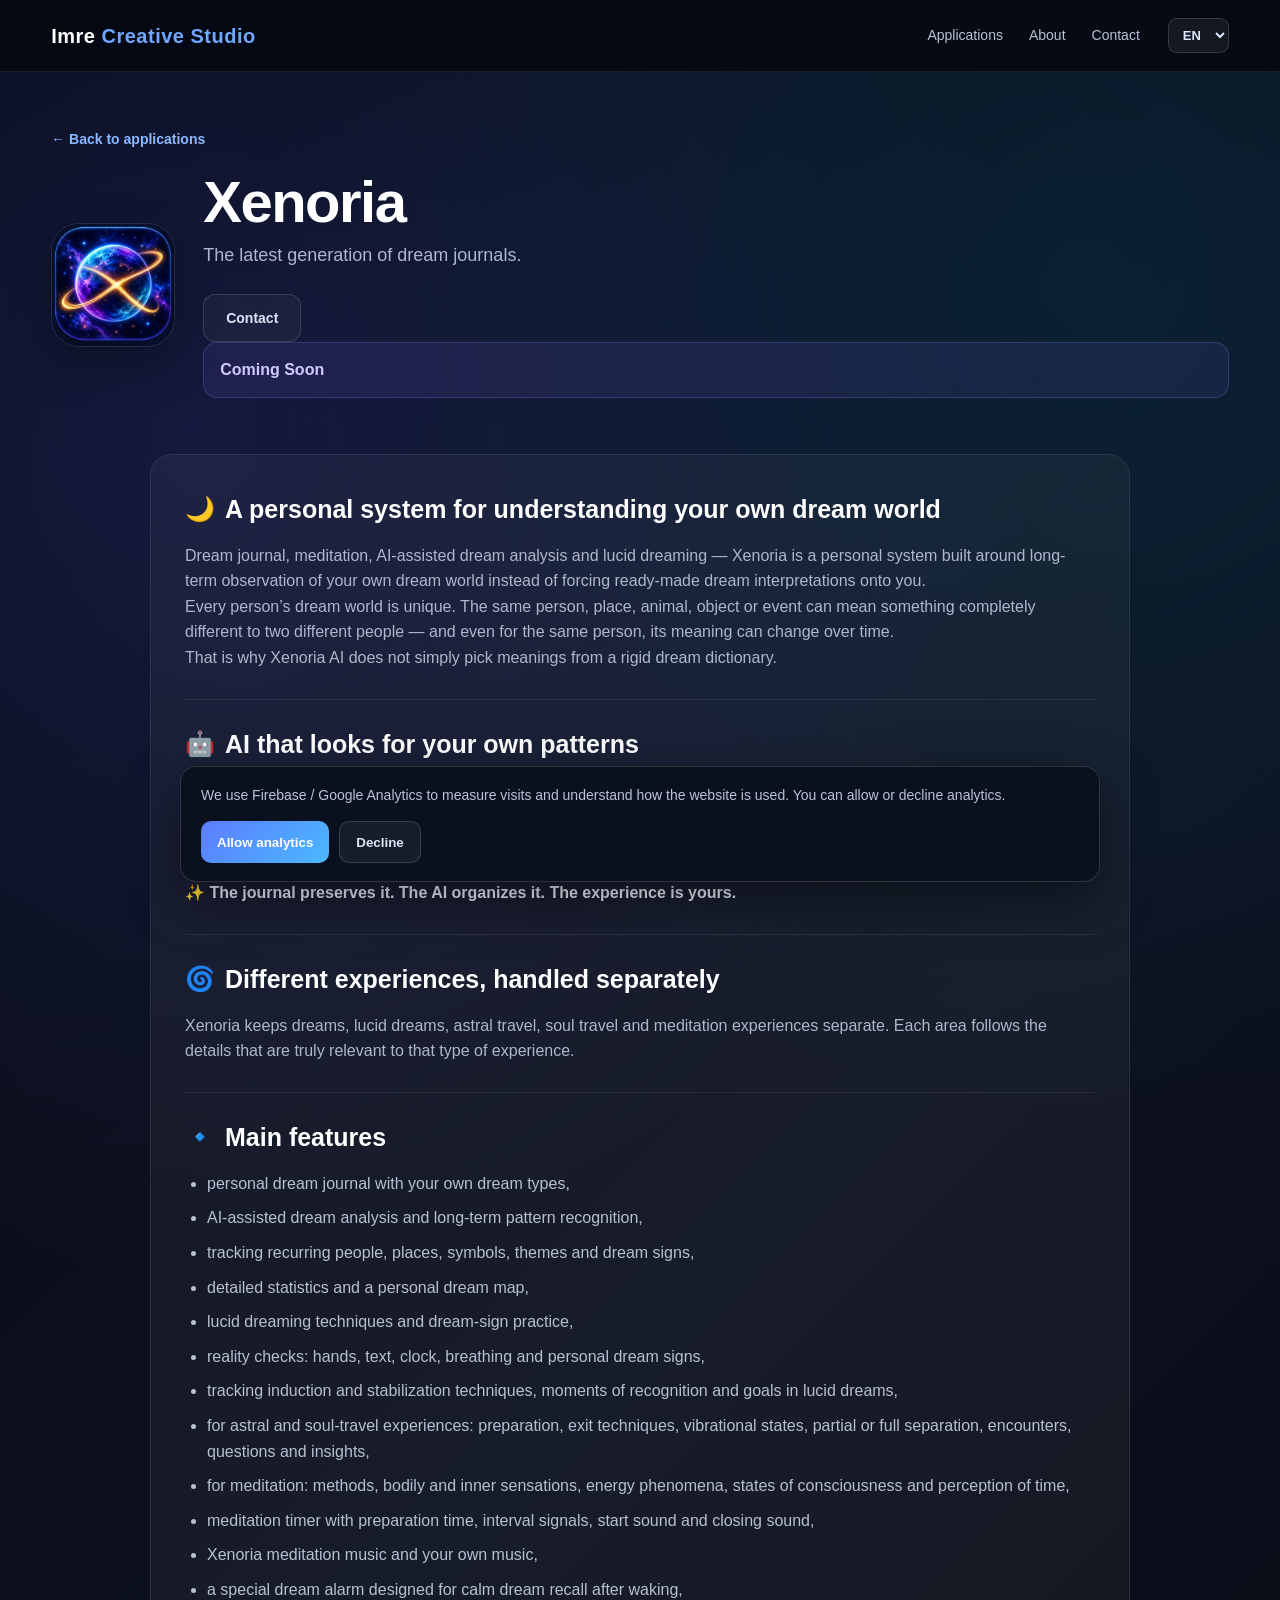
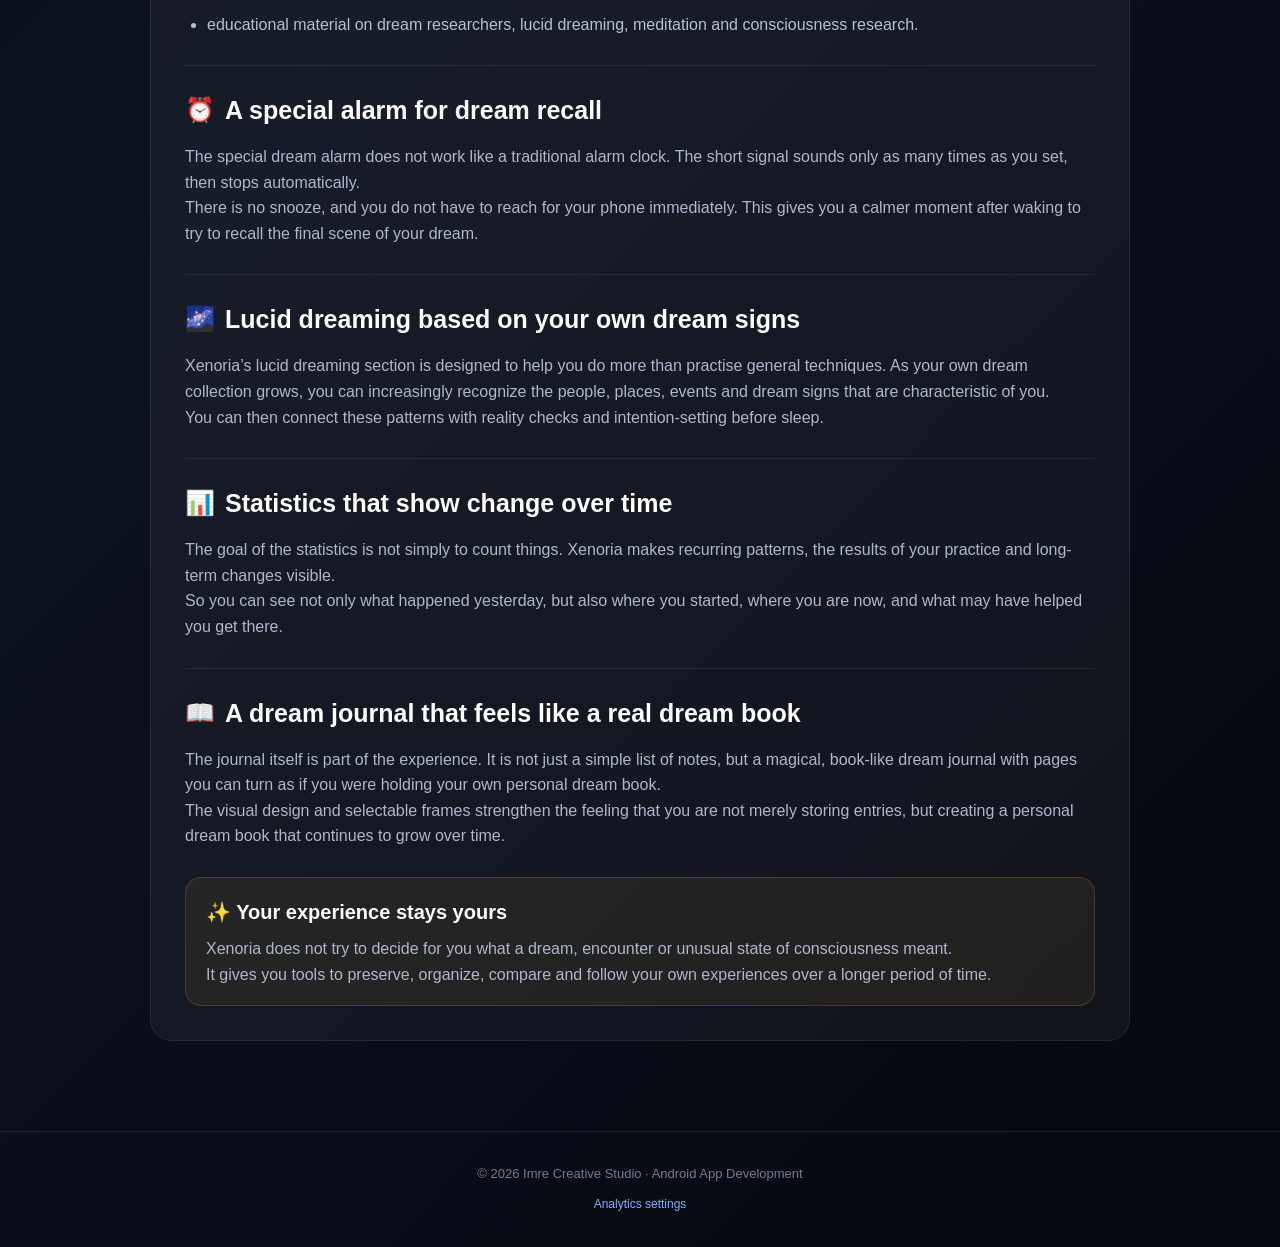
<file: apps/xenoria.html>
<!DOCTYPE html>
<html lang="en">
<head>
  <meta charset="UTF-8">
  <meta name="viewport" content="width=device-width, initial-scale=1.0">
  <title>Xenoria | Imre Creative Studio</title>
  <meta name="description" content="Xenoria dream journal with AI-assisted pattern recognition, lucid dreaming tools, meditation, statistics and personal dream tracking.">
  <link rel="stylesheet" href="../assets/site.css">
</head>
<body>

<header>
  <div class="container">
    <nav>
      <a class="brand" href="../index.html">Imre <span class="blue">Creative Studio</span></a>
      <div class="nav-right">
        <div class="nav-links">
          <a href="../index.html#apps" data-i18n="navApps">Applications</a>
          <a href="../index.html#about" data-i18n="navAbout">About</a>
          <a href="../index.html#contact" data-i18n="navContact">Contact</a>
        </div>
        <select id="languageSelect" class="language-select" aria-label="Language">
          <option value="en">EN</option><option value="hu">HU</option><option value="de">DE</option><option value="fr">FR</option>
        </select>
      </div>
    </nav>
  </div>
</header>

<main>
  <section class="detail-hero">
    <div class="container">
      <a class="back-link" href="../index.html#apps" data-i18n="backApps">← Back to applications</a>
      <div class="detail-top">
        <img class="detail-logo" src="../images/xenoria.png" alt="Xenoria">
        <div>
          <h1 class="detail-title">Xenoria</h1>
          
          <p class="detail-short" data-i18n="shortDescription">The latest generation of dream journals.</p>
          <div class="detail-actions">
            
            <a class="button button-secondary" href="mailto:contact.imrecreativestudio@gmail.com" data-i18n="contactButton">Contact</a>
          </div>
          <div class="status-box" data-i18n="comingSoon">Coming Soon</div>
        </div>
      </div>
    </div>
  </section>

  <section class="detail-content-single">
    <div class="container">
      <div class="detail-panel-wide">
        <div class="rich-description" data-i18n-html="fullDescription"></div>
      </div>
    </div>
  </section>
</main>

<footer><div class="container">© 2026 Imre Creative Studio · <span data-i18n="footerText">Android App Development</span></div></footer>

<script>
window.translations = {"en": {"navApps": "Applications", "navAbout": "About", "navContact": "Contact", "backApps": "← Back to applications", "shortDescription": "The latest generation of dream journals.", "contactButton": "Contact", "fullDescription": "\n<div class=\"info-section\">\n  <h2 class=\"section-title\"><span class=\"section-icon\">🌙</span>A personal system for understanding your own dream world</h2>\n  <p>Dream journal, meditation, AI-assisted dream analysis and lucid dreaming — Xenoria is a personal system built around long-term observation of your own dream world instead of forcing ready-made dream interpretations onto you.</p>\n  <p>Every person’s dream world is unique. The same person, place, animal, object or event can mean something completely different to two different people — and even for the same person, its meaning can change over time.</p>\n  <p>That is why Xenoria AI does not simply pick meanings from a rigid dream dictionary.</p>\n</div>\n\n<div class=\"info-section\">\n  <h2 class=\"section-title\"><span class=\"section-icon\">🤖</span>AI that looks for your own patterns</h2>\n  <p>The AI looks for recurring people, places, stories, emotions, symbols, dream signs and other connections in your entries, then helps show how they relate to one another and how they change over longer periods of time.</p>\n  <p>It can look not only at how often something appears, but also at the context in which it returns, the emotions connected to it, which elements appear together with it, and which dream signs have already led to lucid recognition.</p>\n  <p><strong>✨ The journal preserves it. The AI organizes it. The experience is yours.</strong></p>\n</div>\n\n<div class=\"info-section\">\n  <h2 class=\"section-title\"><span class=\"section-icon\">🌀</span>Different experiences, handled separately</h2>\n  <p>Xenoria keeps dreams, lucid dreams, astral travel, soul travel and meditation experiences separate. Each area follows the details that are truly relevant to that type of experience.</p>\n</div>\n\n<div class=\"info-section\">\n  <h2 class=\"section-title\"><span class=\"section-icon\">🔹</span>Main features</h2>\n  <ul>\n    <li>personal dream journal with your own dream types,</li>\n    <li>AI-assisted dream analysis and long-term pattern recognition,</li>\n    <li>tracking recurring people, places, symbols, themes and dream signs,</li>\n    <li>detailed statistics and a personal dream map,</li>\n    <li>lucid dreaming techniques and dream-sign practice,</li>\n    <li>reality checks: hands, text, clock, breathing and personal dream signs,</li>\n    <li>tracking induction and stabilization techniques, moments of recognition and goals in lucid dreams,</li>\n    <li>for astral and soul-travel experiences: preparation, exit techniques, vibrational states, partial or full separation, encounters, questions and insights,</li>\n    <li>for meditation: methods, bodily and inner sensations, energy phenomena, states of consciousness and perception of time,</li>\n    <li>meditation timer with preparation time, interval signals, start sound and closing sound,</li>\n    <li>Xenoria meditation music and your own music,</li>\n    <li>a special dream alarm designed for calm dream recall after waking,</li>\n    <li>educational material on dream researchers, lucid dreaming, meditation and consciousness research.</li>\n  </ul>\n</div>\n\n<div class=\"info-section\">\n  <h2 class=\"section-title\"><span class=\"section-icon\">⏰</span>A special alarm for dream recall</h2>\n  <p>The special dream alarm does not work like a traditional alarm clock. The short signal sounds only as many times as you set, then stops automatically.</p>\n  <p>There is no snooze, and you do not have to reach for your phone immediately. This gives you a calmer moment after waking to try to recall the final scene of your dream.</p>\n</div>\n\n<div class=\"info-section\">\n  <h2 class=\"section-title\"><span class=\"section-icon\">🌌</span>Lucid dreaming based on your own dream signs</h2>\n  <p>Xenoria’s lucid dreaming section is designed to help you do more than practise general techniques. As your own dream collection grows, you can increasingly recognize the people, places, events and dream signs that are characteristic of you.</p>\n  <p>You can then connect these patterns with reality checks and intention-setting before sleep.</p>\n</div>\n\n<div class=\"info-section\">\n  <h2 class=\"section-title\"><span class=\"section-icon\">📊</span>Statistics that show change over time</h2>\n  <p>The goal of the statistics is not simply to count things. Xenoria makes recurring patterns, the results of your practice and long-term changes visible.</p>\n  <p>So you can see not only what happened yesterday, but also where you started, where you are now, and what may have helped you get there.</p>\n</div>\n\n<div class=\"info-section\">\n  <h2 class=\"section-title\"><span class=\"section-icon\">📖</span>A dream journal that feels like a real dream book</h2>\n  <p>The journal itself is part of the experience. It is not just a simple list of notes, but a magical, book-like dream journal with pages you can turn as if you were holding your own personal dream book.</p>\n  <p>The visual design and selectable frames strengthen the feeling that you are not merely storing entries, but creating a personal dream book that continues to grow over time.</p>\n</div>\n\n<div class=\"notice\">\n  <h3>✨ Your experience stays yours</h3>\n  <p>Xenoria does not try to decide for you what a dream, encounter or unusual state of consciousness meant.</p>\n  <p>It gives you tools to preserve, organize, compare and follow your own experiences over a longer period of time.</p>\n</div>\n", "footerText": "Android App Development", "comingSoon": "Coming Soon"}, "hu": {"navApps": "Alkalmazások", "navAbout": "Rólunk", "navContact": "Kapcsolat", "backApps": "← Vissza az alkalmazásokhoz", "shortDescription": "Az álomnaplók legújabb generációja.", "contactButton": "Kapcsolat", "fullDescription": "\n<div class=\"info-section\">\n  <h2 class=\"section-title\"><span class=\"section-icon\">🌙</span>Személyes rendszer a saját álomvilágod megismeréséhez</h2>\n  <p>Álomnapló, meditáció, AI-alapú álomelemzés és tudatos álmodás – a Xenoria egy olyan személyes rendszer, amely nem kész álomfejtéseket akar rád erőltetni, hanem a saját álomvilágod hosszabb távú megfigyelésére épít.</p>\n  <p>Minden ember álomvilága egyedi. Ugyanaz a személy, helyszín, állat, tárgy vagy esemény két ember számára egészen mást jelenthet, és még ugyanannál az embernél is változhat a jelentése az idővel.</p>\n  <p>Ezért a Xenoria AI nem egy merev álomszótárból választ jelentést.</p>\n</div>\n\n<div class=\"info-section\">\n  <h2 class=\"section-title\"><span class=\"section-icon\">🤖</span>AI, amely a saját mintáidat keresi</h2>\n  <p>Az AI a bejegyzéseidben visszatérő személyeket, helyszíneket, történeteket, érzelmeket, szimbólumokat, álomjeleket és más összefüggéseket keres, majd segít megmutatni, hogyan kapcsolódnak egymáshoz és hogyan változnak hosszabb idő alatt.</p>\n  <p>Nemcsak azt figyelheti, hogy valami hányszor jelent meg, hanem azt is, milyen környezetben tért vissza, milyen érzések kapcsolódtak hozzá, mely elemek jelentek meg vele együtt, és mely álomjelek vezettek már tudatos felismeréshez.</p>\n  <p><strong>✨ A napló megőrzi. Az AI rendszerezi. A tapasztalat a tiéd.</strong></p>\n</div>\n\n<div class=\"info-section\">\n  <h2 class=\"section-title\"><span class=\"section-icon\">🌀</span>Külön kezelt élménytípusok</h2>\n  <p>A Xenoria külön kezeli az álmot, a tudatos álmot, az asztrális utazást, a lélekutazást és a meditációs élményt. Minden területnél azokat a részleteket követi, amelyek valóban fontosak hozzá.</p>\n</div>\n\n<div class=\"info-section\">\n  <h2 class=\"section-title\"><span class=\"section-icon\">🔹</span>Főbb funkciók</h2>\n  <ul>\n    <li>személyes álomnapló és saját álomtípusok,</li>\n    <li>AI-alapú álomelemzés és hosszabb távú mintafelismerés,</li>\n    <li>visszatérő személyek, helyszínek, szimbólumok, témák és álomjelek követése,</li>\n    <li>részletes statisztikák és személyes álomtérkép,</li>\n    <li>tudatos álmodási technikák és álomjel-gyakorlás,</li>\n    <li>valóságellenőrzések: kéz, szöveg, óra, légzés és személyes álomjelek,</li>\n    <li>tudatos álmoknál indukciós és stabilizációs technikák, felismerési pillanatok és célok követése,</li>\n    <li>asztrális és lélekutazási tapasztalatoknál felkészülés, kilépési technikák, vibrációs állapot, részleges vagy teljes elkülönülés, találkozások, kérdések és felismerések rögzítése,</li>\n    <li>meditációs élményeknél módszerek, testi és belső érzékelések, energiajelenségek, tudatállapotok és időérzékelés követése,</li>\n    <li>meditációs óra felkészülési idővel, köztes jelzésekkel, kezdő- és záróhanggal,</li>\n    <li>Xenoria meditációs zenék és saját zenék használata,</li>\n    <li>speciális álom-ébresztő az ébredés utáni nyugodt álomfelidézéshez,</li>\n    <li>álomkutatók, tudatos álmodás, meditáció és tudatkutatás témájú ismeretanyagok.</li>\n  </ul>\n</div>\n\n<div class=\"info-section\">\n  <h2 class=\"section-title\"><span class=\"section-icon\">⏰</span>Speciális ébresztő az álomfelidézéshez</h2>\n  <p>A speciális álom-ébresztő nem hagyományos ébresztőként működik. A beállított rövid jelzés csak annyiszor szólal meg, ahányszor megadtad, majd magától elhallgat.</p>\n  <p>Nincs szundi, és nem kell rögtön a telefonhoz nyúlnod, így ébredés után nyugodtan megpróbálhatod visszaidézni az utolsó álomjelenetet.</p>\n</div>\n\n<div class=\"info-section\">\n  <h2 class=\"section-title\"><span class=\"section-icon\">🌌</span>Tudatos álmodás a saját álomjeleiddel</h2>\n  <p>A Xenoria tudatos álmodási része abban segít, hogy ne csak általános technikákat gyakorolj. Ahogy gyűlnek a saját álmaid, egyre jobban felismerheted a rád jellemző személyeket, helyeket, eseményeket és álomjeleket.</p>\n  <p>Ezeket összekapcsolhatod a valóságellenőrzésekkel és az elalvás előtti szándékkal.</p>\n</div>\n\n<div class=\"info-section\">\n  <h2 class=\"section-title\"><span class=\"section-icon\">📊</span>Statisztikák, amelyek hosszabb távon mutatják a változást</h2>\n  <p>A statisztikák célja nem pusztán a számolás. A Xenoria hosszabb távon láthatóvá teszi a visszatérő mintákat, a gyakorlás eredményeit és a változásokat.</p>\n  <p>Így nemcsak azt láthatod, mi történt tegnap, hanem azt is, honnan indultál, hol tartasz most, és mi segített eljutni idáig.</p>\n</div>\n\n<div class=\"info-section\">\n  <h2 class=\"section-title\"><span class=\"section-icon\">📖</span>Álomnapló, amely valódi álomkönyvnek érződik</h2>\n  <p>Az álomnapló maga is része az élménynek. Nem egyszerű jegyzetlista, hanem egy varázslatos, könyvszerű álomnapló, amelynek oldalai lapozhatók, mintha valóban egy személyes álomkönyvet tartanál a kezedben.</p>\n  <p>A megjelenés és a választható keretek tovább erősítik azt az érzést, hogy nem csupán bejegyzéseket tárolsz, hanem egy saját, folyamatosan bővülő álomkönyvet hozol létre.</p>\n</div>\n\n<div class=\"notice\">\n  <h3>✨ A tapasztalat a tiéd marad</h3>\n  <p>A Xenoria nem akarja helyetted eldönteni, mit jelentett egy álom, egy találkozás vagy egy különleges tudatállapot.</p>\n  <p>Eszközt ad ahhoz, hogy megőrizd, rendszerezd, összehasonlítsd és hosszabb időn keresztül kövesd a saját tapasztalataidat.</p>\n</div>\n", "footerText": "Android alkalmazásfejlesztés", "comingSoon": "Hamarosan"}, "de": {"navApps": "Apps", "navAbout": "Über uns", "navContact": "Kontakt", "backApps": "← Zurück zu den Apps", "shortDescription": "Die neueste Generation von Traumtagebüchern.", "contactButton": "Kontakt", "fullDescription": "\n<div class=\"info-section\">\n  <h2 class=\"section-title\"><span class=\"section-icon\">🌙</span>Ein persönliches System, um deine eigene Traumwelt zu verstehen</h2>\n  <p>Traumtagebuch, Meditation, KI-gestützte Traumanalyse und luzides Träumen – Xenoria ist ein persönliches System, das dir keine fertigen Traumdeutungen aufzwingen will, sondern auf der langfristigen Beobachtung deiner eigenen Traumwelt basiert.</p>\n  <p>Die Traumwelt jedes Menschen ist einzigartig. Dieselbe Person, derselbe Ort, dasselbe Tier, Objekt oder Ereignis kann für zwei Menschen etwas völlig anderes bedeuten – und selbst bei derselben Person kann sich die Bedeutung im Laufe der Zeit verändern.</p>\n  <p>Deshalb wählt die Xenoria-KI keine Bedeutung aus einem starren Traumlexikon aus.</p>\n</div>\n\n<div class=\"info-section\">\n  <h2 class=\"section-title\"><span class=\"section-icon\">🤖</span>KI, die nach deinen eigenen Mustern sucht</h2>\n  <p>Die KI sucht in deinen Einträgen nach wiederkehrenden Personen, Orten, Geschichten, Emotionen, Symbolen, Traumzeichen und anderen Zusammenhängen. Anschließend hilft sie dir zu erkennen, wie diese Elemente miteinander verbunden sind und wie sie sich über längere Zeit verändern.</p>\n  <p>Sie kann nicht nur berücksichtigen, wie oft etwas vorkommt, sondern auch in welchem Zusammenhang es wiederkehrt, welche Gefühle damit verbunden sind, welche Elemente gemeinsam auftreten und welche Traumzeichen bereits zu einem bewussten Erkennen geführt haben.</p>\n  <p><strong>✨ Das Tagebuch bewahrt. Die KI ordnet. Die Erfahrung gehört dir.</strong></p>\n</div>\n\n<div class=\"info-section\">\n  <h2 class=\"section-title\"><span class=\"section-icon\">🌀</span>Verschiedene Erlebnisarten getrennt erfassen</h2>\n  <p>Xenoria behandelt Träume, luzide Träume, Astralreisen, Seelenreisen und Meditationserlebnisse getrennt. In jedem Bereich werden genau die Details verfolgt, die für diese Art von Erfahrung relevant sind.</p>\n</div>\n\n<div class=\"info-section\">\n  <h2 class=\"section-title\"><span class=\"section-icon\">🔹</span>Wichtige Funktionen</h2>\n  <ul>\n    <li>persönliches Traumtagebuch und eigene Traumtypen,</li>\n    <li>KI-gestützte Traumanalyse und langfristige Mustererkennung,</li>\n    <li>Verfolgung wiederkehrender Personen, Orte, Symbole, Themen und Traumzeichen,</li>\n    <li>detaillierte Statistiken und eine persönliche Traumkarte,</li>\n    <li>Techniken für luzides Träumen und Training mit Traumzeichen,</li>\n    <li>Realitätschecks: Hände, Text, Uhr, Atmung und persönliche Traumzeichen,</li>\n    <li>bei luziden Träumen: Induktions- und Stabilisierungstechniken, Momente des Erkennens und Ziele,</li>\n    <li>bei Astral- und Seelenreisen: Vorbereitung, Austrittstechniken, Vibrationszustand, teilweise oder vollständige Trennung, Begegnungen, Fragen und Erkenntnisse,</li>\n    <li>bei Meditation: Methoden, körperliche und innere Wahrnehmungen, Energiephänomene, Bewusstseinszustände und Zeitempfinden,</li>\n    <li>Meditations-Timer mit Vorbereitungszeit, Zwischensignalen sowie Start- und Endton,</li>\n    <li>Xenoria-Meditationsmusik und eigene Musik,</li>\n    <li>spezieller Traumwecker für ruhige Traumerinnerung nach dem Aufwachen,</li>\n    <li>Wissensinhalte zu Traumforschung, luzidem Träumen, Meditation und Bewusstseinsforschung.</li>\n  </ul>\n</div>\n\n<div class=\"info-section\">\n  <h2 class=\"section-title\"><span class=\"section-icon\">⏰</span>Spezieller Wecker für die Traumerinnerung</h2>\n  <p>Der spezielle Traumwecker funktioniert nicht wie ein herkömmlicher Wecker. Das eingestellte kurze Signal ertönt nur so oft, wie du es festgelegt hast, und verstummt anschließend automatisch.</p>\n  <p>Es gibt keine Schlummerfunktion und du musst nicht sofort zum Smartphone greifen. So kannst du nach dem Aufwachen in Ruhe versuchen, dich an die letzte Traumszene zu erinnern.</p>\n</div>\n\n<div class=\"info-section\">\n  <h2 class=\"section-title\"><span class=\"section-icon\">🌌</span>Luzides Träumen mit deinen persönlichen Traumzeichen</h2>\n  <p>Der Bereich für luzides Träumen hilft dir dabei, nicht nur allgemeine Techniken zu üben. Je mehr eigene Träume du sammelst, desto besser kannst du Personen, Orte, Ereignisse und Traumzeichen erkennen, die für dich typisch sind.</p>\n  <p>Diese Muster kannst du anschließend mit Realitätschecks und einer bewussten Absicht vor dem Einschlafen verbinden.</p>\n</div>\n\n<div class=\"info-section\">\n  <h2 class=\"section-title\"><span class=\"section-icon\">📊</span>Statistiken, die Veränderungen langfristig sichtbar machen</h2>\n  <p>Das Ziel der Statistiken ist nicht bloßes Zählen. Xenoria macht wiederkehrende Muster, Fortschritte in deiner Praxis und langfristige Veränderungen sichtbar.</p>\n  <p>So siehst du nicht nur, was gestern passiert ist, sondern auch, wo du begonnen hast, wo du heute stehst und was dir auf diesem Weg geholfen hat.</p>\n</div>\n\n<div class=\"info-section\">\n  <h2 class=\"section-title\"><span class=\"section-icon\">📖</span>Ein Traumtagebuch, das sich wie ein echtes Traumbuch anfühlt</h2>\n  <p>Das Traumtagebuch selbst ist Teil des Erlebnisses. Es ist keine einfache Notizliste, sondern ein magisches, buchähnliches Traumtagebuch, dessen Seiten sich umblättern lassen, als würdest du dein eigenes persönliches Traumbuch in den Händen halten.</p>\n  <p>Das Design und die wählbaren Rahmen verstärken das Gefühl, dass du nicht nur Einträge speicherst, sondern dein eigenes, stetig wachsendes Traumbuch erschaffst.</p>\n</div>\n\n<div class=\"notice\">\n  <h3>✨ Deine Erfahrung bleibt deine</h3>\n  <p>Xenoria möchte nicht für dich entscheiden, was ein Traum, eine Begegnung oder ein besonderer Bewusstseinszustand bedeutet hat.</p>\n  <p>Die App gibt dir Werkzeuge, um deine eigenen Erfahrungen zu bewahren, zu ordnen, zu vergleichen und über längere Zeit zu verfolgen.</p>\n</div>\n", "footerText": "Android-App-Entwicklung", "comingSoon": "Demnächst"}, "fr": {"navApps": "Applications", "navAbout": "À propos", "navContact": "Contact", "backApps": "← Retour aux applications", "shortDescription": "La nouvelle génération de journaux de rêves.", "contactButton": "Contact", "fullDescription": "\n<div class=\"info-section\">\n  <h2 class=\"section-title\"><span class=\"section-icon\">🌙</span>Un système personnel pour mieux comprendre votre propre univers onirique</h2>\n  <p>Journal de rêves, méditation, analyse des rêves assistée par IA et rêve lucide — Xenoria est un système personnel qui ne cherche pas à vous imposer des interprétations toutes faites, mais qui repose sur l’observation à long terme de votre propre univers onirique.</p>\n  <p>L’univers des rêves est unique pour chaque personne. Une même personne, un même lieu, animal, objet ou événement peut avoir une signification totalement différente pour deux personnes — et même chez une seule personne, cette signification peut évoluer avec le temps.</p>\n  <p>C’est pourquoi l’IA de Xenoria ne choisit pas simplement une signification dans un dictionnaire de rêves figé.</p>\n</div>\n\n<div class=\"info-section\">\n  <h2 class=\"section-title\"><span class=\"section-icon\">🤖</span>Une IA qui recherche vos propres motifs</h2>\n  <p>L’IA recherche dans vos entrées les personnes, lieux, histoires, émotions, symboles, signes de rêve et autres liens récurrents, puis vous aide à voir comment ces éléments sont reliés et comment ils évoluent au fil du temps.</p>\n  <p>Elle peut tenir compte non seulement de la fréquence d’apparition d’un élément, mais aussi du contexte dans lequel il revient, des émotions qui lui sont associées, des éléments qui apparaissent avec lui et des signes de rêve qui ont déjà conduit à une prise de conscience lucide.</p>\n  <p><strong>✨ Le journal conserve. L’IA organise. L’expérience vous appartient.</strong></p>\n</div>\n\n<div class=\"info-section\">\n  <h2 class=\"section-title\"><span class=\"section-icon\">🌀</span>Des types d’expériences suivis séparément</h2>\n  <p>Xenoria distingue les rêves, les rêves lucides, les voyages astraux, les voyages de l’âme et les expériences de méditation. Chaque domaine suit les détails réellement pertinents pour ce type d’expérience.</p>\n</div>\n\n<div class=\"info-section\">\n  <h2 class=\"section-title\"><span class=\"section-icon\">🔹</span>Fonctions principales</h2>\n  <ul>\n    <li>journal de rêves personnel avec vos propres types de rêves,</li>\n    <li>analyse des rêves assistée par IA et reconnaissance de motifs à long terme,</li>\n    <li>suivi des personnes, lieux, symboles, thèmes et signes de rêve récurrents,</li>\n    <li>statistiques détaillées et carte personnelle des rêves,</li>\n    <li>techniques de rêve lucide et entraînement aux signes de rêve,</li>\n    <li>tests de réalité : mains, texte, horloge, respiration et signes de rêve personnels,</li>\n    <li>pour les rêves lucides : techniques d’induction et de stabilisation, moments de reconnaissance et objectifs,</li>\n    <li>pour les voyages astraux et de l’âme : préparation, techniques de sortie, état vibratoire, séparation partielle ou complète, rencontres, questions et prises de conscience,</li>\n    <li>pour la méditation : méthodes, sensations corporelles et intérieures, phénomènes énergétiques, états de conscience et perception du temps,</li>\n    <li>minuteur de méditation avec temps de préparation, signaux intermédiaires, son de début et de fin,</li>\n    <li>musiques de méditation Xenoria et vos propres musiques,</li>\n    <li>alarme spéciale pour favoriser un rappel calme des rêves après le réveil,</li>\n    <li>contenus sur la recherche sur les rêves, le rêve lucide, la méditation et la recherche sur la conscience.</li>\n  </ul>\n</div>\n\n<div class=\"info-section\">\n  <h2 class=\"section-title\"><span class=\"section-icon\">⏰</span>Une alarme spéciale pour se souvenir de ses rêves</h2>\n  <p>L’alarme spéciale de Xenoria ne fonctionne pas comme un réveil classique. Le bref signal ne retentit que le nombre de fois que vous avez défini, puis s’arrête automatiquement.</p>\n  <p>Il n’y a pas de fonction snooze et vous n’avez pas besoin de saisir immédiatement votre téléphone. Vous pouvez ainsi rester calme après le réveil et essayer de vous rappeler la dernière scène de votre rêve.</p>\n</div>\n\n<div class=\"info-section\">\n  <h2 class=\"section-title\"><span class=\"section-icon\">🌌</span>Rêve lucide basé sur vos propres signes de rêve</h2>\n  <p>La partie consacrée au rêve lucide ne se limite pas à des techniques générales. À mesure que votre collection de rêves grandit, vous pouvez mieux reconnaître les personnes, lieux, événements et signes de rêve qui vous sont propres.</p>\n  <p>Vous pouvez ensuite relier ces motifs aux tests de réalité et à l’intention posée avant l’endormissement.</p>\n</div>\n\n<div class=\"info-section\">\n  <h2 class=\"section-title\"><span class=\"section-icon\">📊</span>Des statistiques qui rendent visibles les changements à long terme</h2>\n  <p>L’objectif des statistiques n’est pas simplement de compter. Xenoria met en évidence les motifs récurrents, les résultats de votre pratique et les changements au fil du temps.</p>\n  <p>Vous pouvez ainsi voir non seulement ce qui s’est passé hier, mais aussi d’où vous êtes parti, où vous en êtes aujourd’hui et ce qui vous a aidé à progresser.</p>\n</div>\n\n<div class=\"info-section\">\n  <h2 class=\"section-title\"><span class=\"section-icon\">📖</span>Un journal de rêves qui ressemble à un véritable livre personnel</h2>\n  <p>Le journal lui-même fait partie de l’expérience. Ce n’est pas une simple liste de notes, mais un journal de rêves magique, présenté comme un livre dont les pages peuvent être tournées comme si vous teniez réellement votre propre livre de rêves entre les mains.</p>\n  <p>Le design et les cadres personnalisables renforcent l’impression que vous ne stockez pas simplement des entrées, mais que vous construisez un livre de rêves personnel qui continue de grandir.</p>\n</div>\n\n<div class=\"notice\">\n  <h3>✨ Votre expérience reste la vôtre</h3>\n  <p>Xenoria ne cherche pas à décider à votre place ce qu’un rêve, une rencontre ou un état de conscience particulier signifiait.</p>\n  <p>L’application vous donne des outils pour conserver, organiser, comparer et suivre vos propres expériences sur une longue période.</p>\n</div>\n", "footerText": "Développement d’applications Android", "comingSoon": "Bientôt"}};
</script>
<script src="../assets/site.js"></script>
</body>
</html>
</file>
<file: assets/site.css>
*{box-sizing:border-box;margin:0;padding:0}
html{scroll-behavior:smooth}
body{
  font-family:Arial,Helvetica,sans-serif;
  background:
    radial-gradient(circle at 15% 15%,rgba(80,92,255,.17),transparent 32%),
    radial-gradient(circle at 85% 10%,rgba(0,185,255,.10),transparent 30%),
    linear-gradient(135deg,#070a12,#0d1220 48%,#06080f);
  color:#fff;min-height:100vh;line-height:1.6
}
a{text-decoration:none;color:inherit}
.container{width:min(1180px,92%);margin:0 auto}
header{padding:18px 0;border-bottom:1px solid rgba(255,255,255,.08);background:rgba(5,8,16,.88);backdrop-filter:blur(12px);position:sticky;top:0;z-index:100}
nav{display:flex;justify-content:space-between;align-items:center;gap:24px}
.brand{font-size:20px;font-weight:800;letter-spacing:.5px;white-space:nowrap}
.brand .blue{color:#70a8ff}
.nav-right{display:flex;align-items:center;gap:28px}
.nav-links{display:flex;align-items:center;gap:26px;color:#b9c2d7;font-size:14px}
.nav-links a{transition:.2s ease}
.nav-links a:hover{color:#fff}
.language-select{background:rgba(255,255,255,.06);color:#dce6ff;border:1px solid rgba(255,255,255,.14);border-radius:9px;padding:8px 10px;font-size:13px;font-weight:700;cursor:pointer;outline:none}
.language-select option{background:#111624;color:#fff}
.hero{text-align:center}
.hero-content{max-width:850px;margin:0 auto;padding:76px 0 42px}
.eyebrow{display:inline-block;padding:7px 15px;border-radius:999px;border:1px solid rgba(122,167,255,.30);background:rgba(122,167,255,.08);color:#a8c5ff;font-size:12px;font-weight:700;letter-spacing:1.4px;text-transform:uppercase;margin-bottom:24px}
h1{font-size:clamp(42px,6vw,72px);line-height:1.05;letter-spacing:-2px;margin-bottom:22px}
h1 .accent{background:linear-gradient(90deg,#87b0ff,#79e0ff);-webkit-background-clip:text;-webkit-text-fill-color:transparent;background-clip:text}
.hero-description{color:#aeb7cc;max-width:720px;margin:0 auto;font-size:18px}
.hero-buttons{margin-top:32px;display:flex;justify-content:center;gap:14px;flex-wrap:wrap}
.button{display:inline-flex;align-items:center;justify-content:center;min-height:48px;padding:0 22px;border-radius:12px;font-weight:700;font-size:14px;transition:.2s ease;border:0;cursor:pointer}
.button-primary{background:linear-gradient(135deg,#5d7cff,#49b9ff);color:#fff;box-shadow:0 10px 35px rgba(64,118,255,.25)}
.button-primary:hover{transform:translateY(-2px)}
.button-secondary{border:1px solid rgba(255,255,255,.14);background:rgba(255,255,255,.04);color:#dce4f5}
.button-secondary:hover{background:rgba(255,255,255,.08)}
section{padding:60px 0}
#apps{padding-top:36px}
.section-heading{text-align:center;margin-bottom:42px}
.section-heading h2{font-size:clamp(30px,4vw,44px);margin-bottom:10px}
.section-heading p{color:#939db4;max-width:650px;margin:0 auto}
.apps-grid{display:grid;grid-template-columns:repeat(2,minmax(0,1fr));gap:22px}
.app-card{background:linear-gradient(145deg,rgba(255,255,255,.07),rgba(255,255,255,.025));border:1px solid rgba(255,255,255,.09);border-radius:22px;padding:28px;display:flex;flex-direction:column;min-height:325px;transition:.25s ease;position:relative;overflow:hidden;cursor:pointer}
.app-card:hover{transform:translateY(-5px);border-color:rgba(112,160,255,.38);box-shadow:0 18px 50px rgba(0,0,0,.24)}
.app-card:focus{outline:2px solid #70a8ff;outline-offset:3px}
.app-logo{width:82px;height:82px;object-fit:cover;border-radius:19px;margin-bottom:20px;box-shadow:0 10px 25px rgba(0,0,0,.28);border:1px solid rgba(255,255,255,.08)}
.app-card h3{font-size:22px;margin-bottom:4px}
.app-subtitle{color:#86b5ff!important;font-size:13px!important;font-weight:700;margin-bottom:12px!important}
.app-card p{color:#9ca7be;font-size:15px;margin-bottom:24px}
.card-actions{margin-top:auto;display:flex;align-items:center;gap:18px;flex-wrap:wrap}
.app-link,.details-link{display:inline-flex;align-items:center;gap:8px;font-weight:700;font-size:14px}
.details-link{color:#dce6ff}
.details-link:hover{color:#fff}
.app-link{color:#8db8ff}
.app-link:hover{color:#fff}
.coming-soon{border-color:rgba(138,112,255,.28)}
.badge{position:absolute;top:24px;right:24px;padding:6px 10px;background:rgba(136,105,255,.12);border:1px solid rgba(153,128,255,.26);color:#c4b7ff;border-radius:999px;font-size:11px;font-weight:700;text-transform:uppercase;letter-spacing:.8px}
.about-box{padding:44px;background:rgba(255,255,255,.04);border:1px solid rgba(255,255,255,.08);border-radius:24px;max-width:920px;margin:0 auto;text-align:center}
.about-box h2{font-size:34px;margin-bottom:16px}
.about-box p{color:#9da7bd;max-width:760px;margin:0 auto}
.contact-box{text-align:center;max-width:800px;margin:0 auto}
.contact-box h2{font-size:34px;margin-bottom:14px}
.contact-box p{color:#9da7bd;margin-bottom:22px}
.email-link{display:inline-block;color:#84b5ff;font-size:18px;font-weight:700;padding:12px 18px;border-radius:11px;border:1px solid rgba(132,181,255,.20);background:rgba(132,181,255,.06);transition:.2s ease}
.email-link:hover{color:#fff;border-color:rgba(132,181,255,.45)}
footer{margin-top:20px;padding:32px 0;border-top:1px solid rgba(255,255,255,.08);color:#717c92;font-size:13px;text-align:center}

/* DETAIL PAGES */
.detail-hero{padding:54px 0 32px}
.detail-top{display:grid;grid-template-columns:auto 1fr;gap:28px;align-items:center}
.detail-logo{width:124px;height:124px;object-fit:cover;border-radius:28px;box-shadow:0 18px 45px rgba(0,0,0,.3);border:1px solid rgba(255,255,255,.09)}
.detail-title{font-size:clamp(34px,5vw,58px);line-height:1.05;letter-spacing:-1.5px;margin-bottom:8px}
.detail-subtitle{color:#89b7ff;font-weight:700;font-size:16px;margin-bottom:12px}
.detail-short{color:#aeb7cc;font-size:18px;max-width:760px}
.detail-actions{display:flex;gap:12px;flex-wrap:wrap;margin-top:24px}
.detail-content{display:grid;grid-template-columns:1.3fr .7fr;gap:24px;padding:24px 0 70px}
.detail-panel{background:rgba(255,255,255,.045);border:1px solid rgba(255,255,255,.08);border-radius:22px;padding:30px}
.detail-panel h2{font-size:26px;margin-bottom:12px}
.detail-panel h3{font-size:19px;margin:24px 0 10px}
.detail-panel p{color:#a3aec4}
.feature-list{display:grid;gap:12px;margin-top:12px}
.feature-item{padding:14px 16px;border-radius:14px;background:rgba(255,255,255,.035);border:1px solid rgba(255,255,255,.06);color:#b8c1d5}
.back-link{display:inline-flex;align-items:center;gap:8px;color:#8db8ff;font-weight:700;font-size:14px;margin-bottom:22px}
.status-box{padding:14px 16px;border-radius:14px;background:rgba(136,105,255,.10);border:1px solid rgba(153,128,255,.22);color:#d1c8ff;font-weight:700}

@media(max-width:820px){
  .nav-links{display:none}.nav-right{gap:10px}.brand{font-size:17px}
  .hero-content{padding:56px 0 30px}.apps-grid{grid-template-columns:1fr}
  .app-card{min-height:300px}.about-box{padding:30px 22px}h1{letter-spacing:-1px}
  section{padding:50px 0}#apps{padding-top:28px}
  .detail-top{grid-template-columns:1fr;text-align:center}.detail-logo{margin:0 auto}
  .detail-short{margin:0 auto}.detail-actions{justify-content:center}
  .detail-content{grid-template-columns:1fr}
}
@media(max-width:500px){
  .brand{font-size:15px}.language-select{padding:7px}.hero-description{font-size:16px}
  .app-logo{width:74px;height:74px}.email-link{font-size:14px}
  .detail-logo{width:104px;height:104px}.detail-panel{padding:22px}
}


/* RICH APP DESCRIPTION */
.detail-content-single{
  padding:24px 0 70px;
}
.detail-panel-wide{
  max-width:980px;
  margin:0 auto;
  background:rgba(255,255,255,.045);
  border:1px solid rgba(255,255,255,.08);
  border-radius:22px;
  padding:34px;
}
.rich-description{
  color:#aeb7cc;
  font-size:16px;
}
.rich-description > p{
  margin:0 0 18px;
}
.rich-description .info-section{
  margin-top:28px;
  padding-top:24px;
  border-top:1px solid rgba(255,255,255,.08);
}
.rich-description .info-section:first-child{
  margin-top:0;
  padding-top:0;
  border-top:0;
}
.rich-description h2{
  color:#fff;
  font-size:25px;
  margin:0 0 14px;
}
.rich-description h3{
  color:#fff;
  font-size:20px;
  margin:0 0 12px;
}
.rich-description .section-title{
  display:flex;
  align-items:center;
  gap:10px;
}
.rich-description .section-icon{
  font-size:24px;
  line-height:1;
}
.rich-description ul{
  margin:12px 0 0 22px;
  display:grid;
  gap:9px;
}
.rich-description li{
  color:#b7c0d3;
}
.rich-description .notice{
  margin-top:28px;
  padding:18px 20px;
  border-radius:16px;
  background:rgba(255,190,80,.07);
  border:1px solid rgba(255,190,80,.18);
}
.rich-description .notice h3{
  margin-bottom:8px;
}
.rich-description strong{
  color:#edf3ff;
}
@media(max-width:820px){
  .detail-panel-wide{padding:24px}
}
</file>
